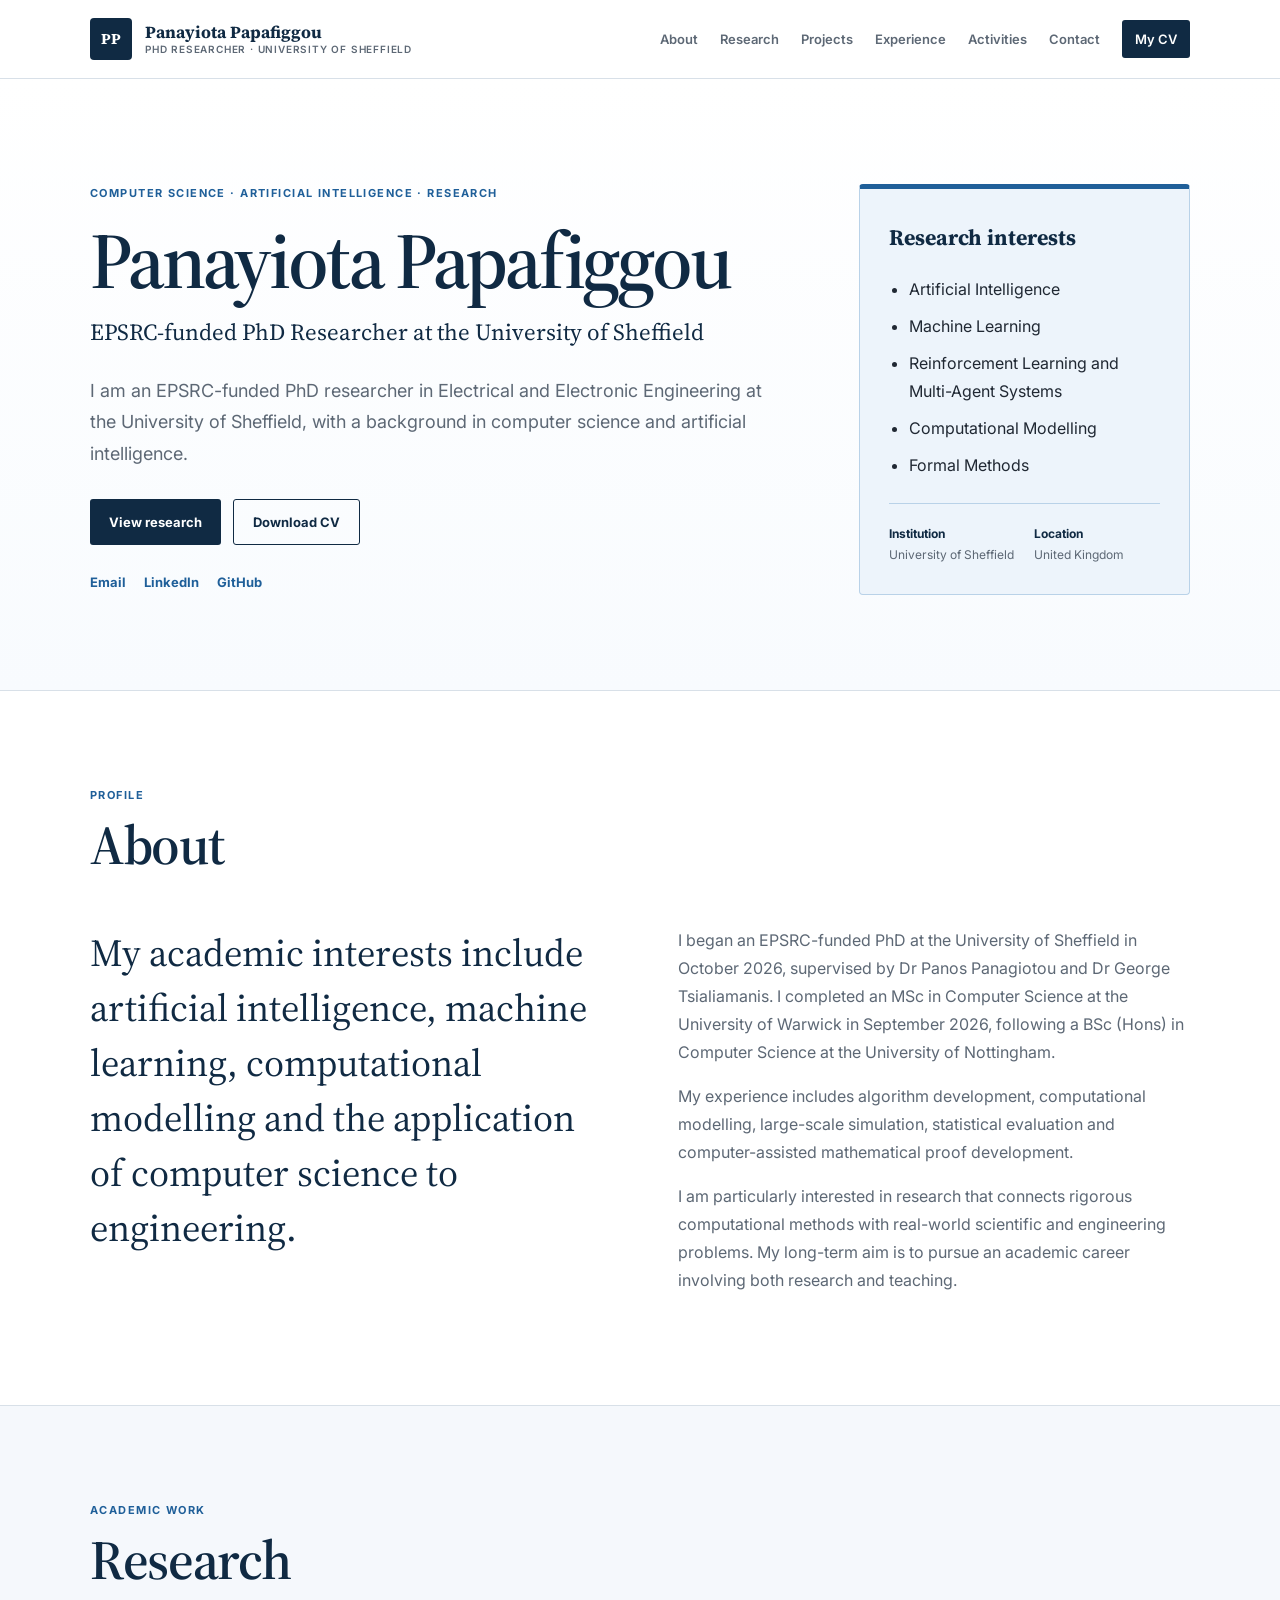
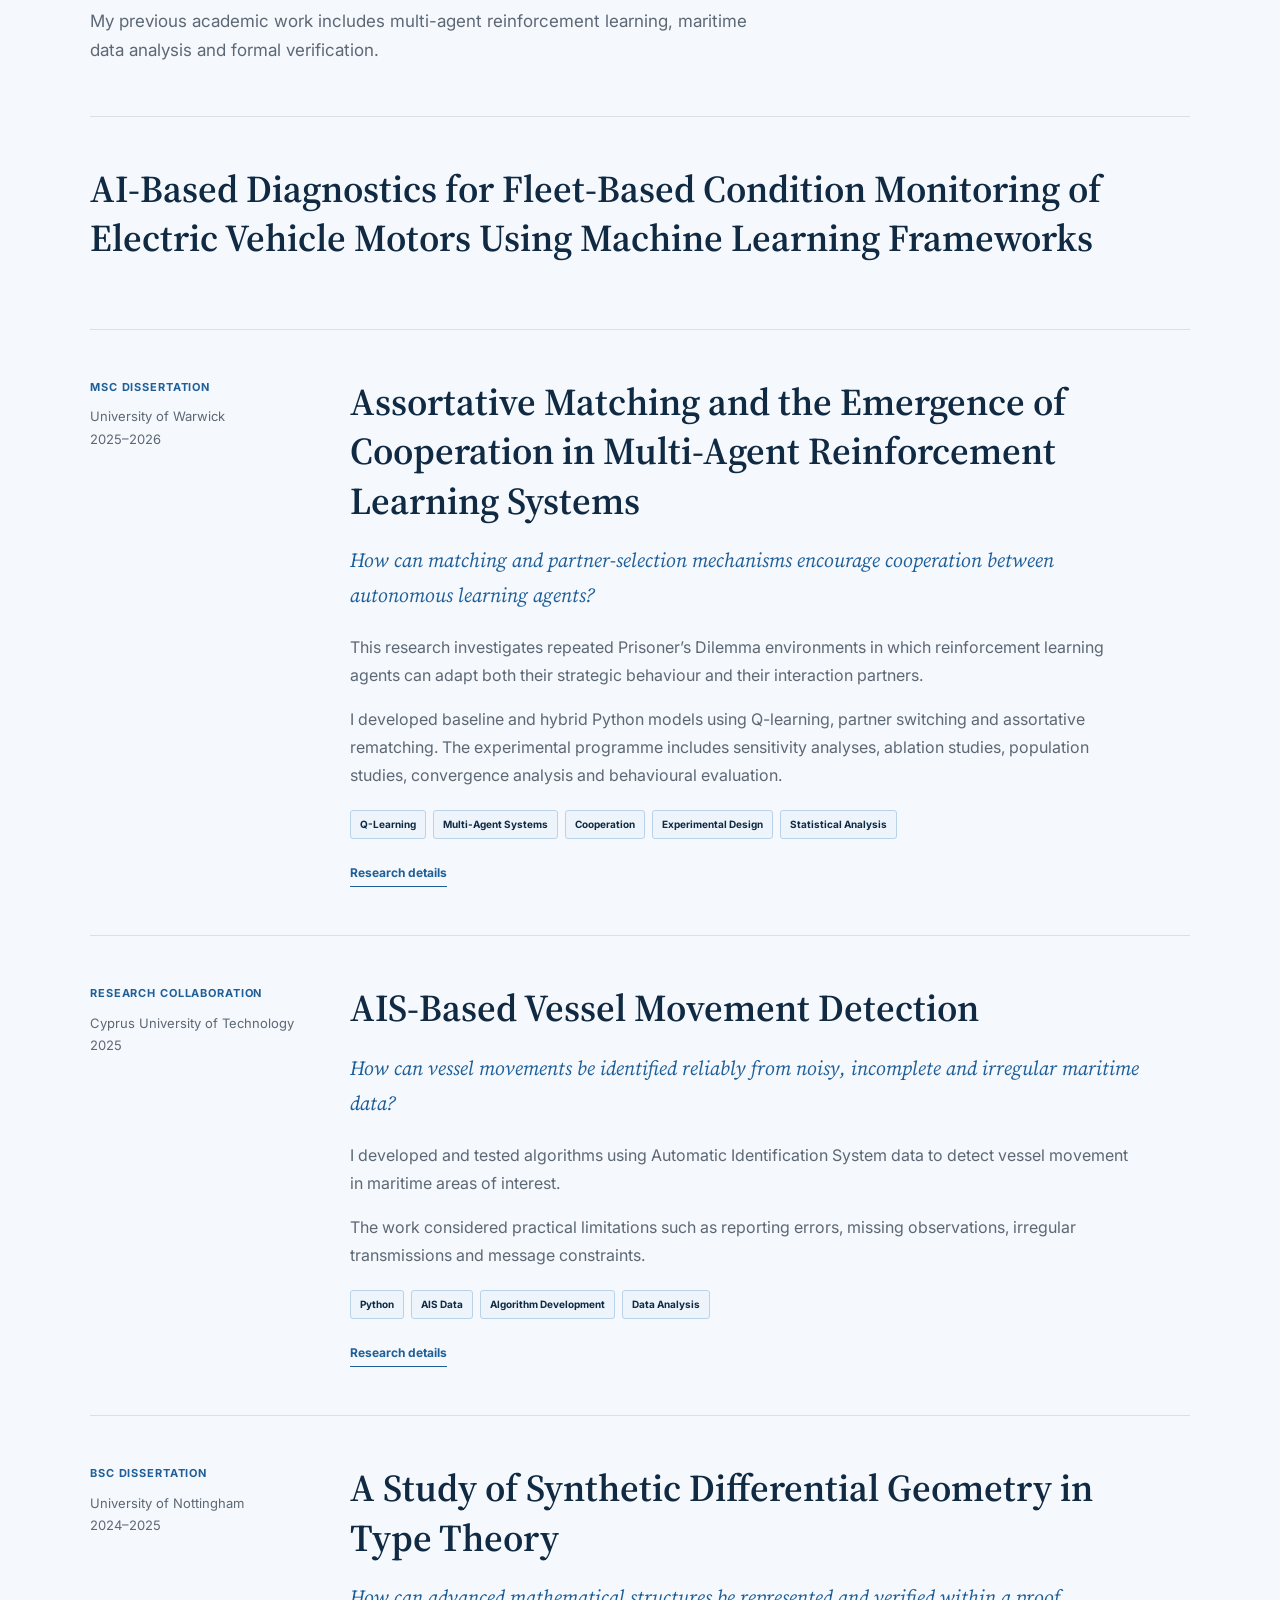
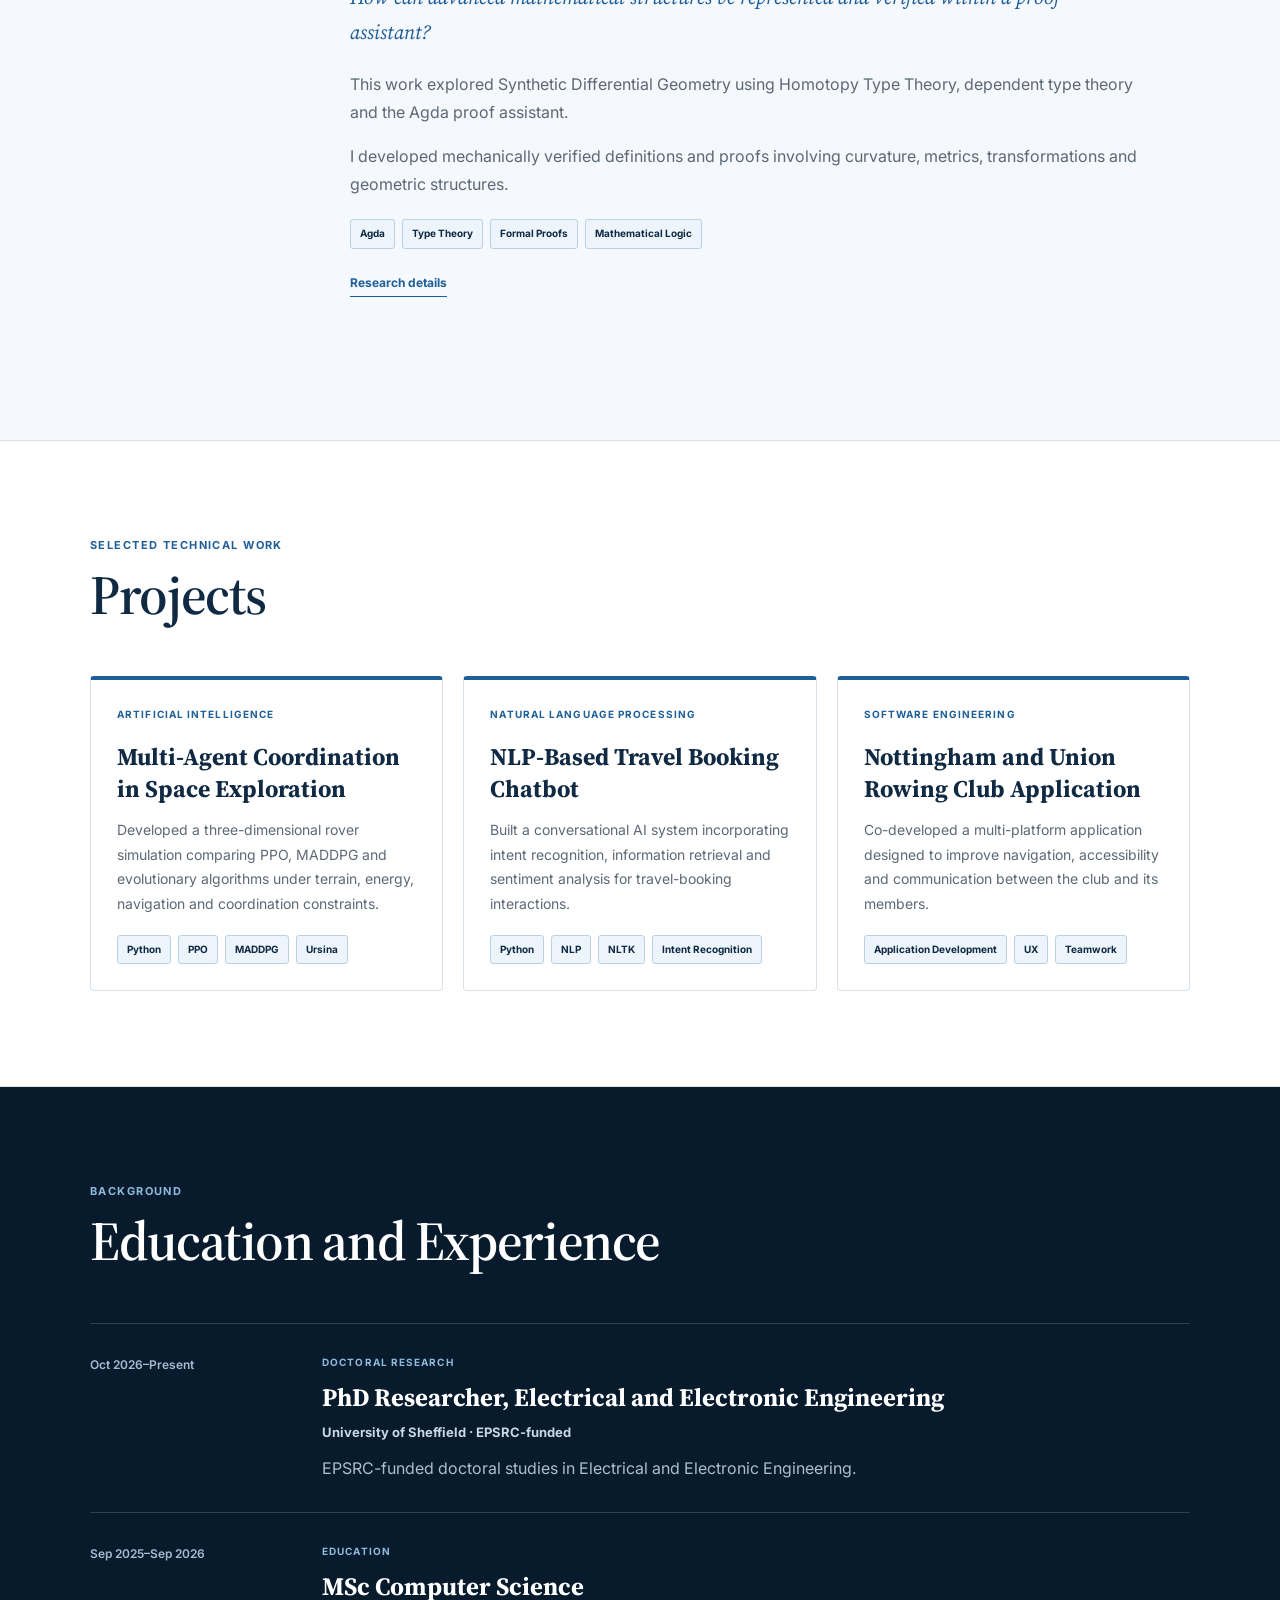
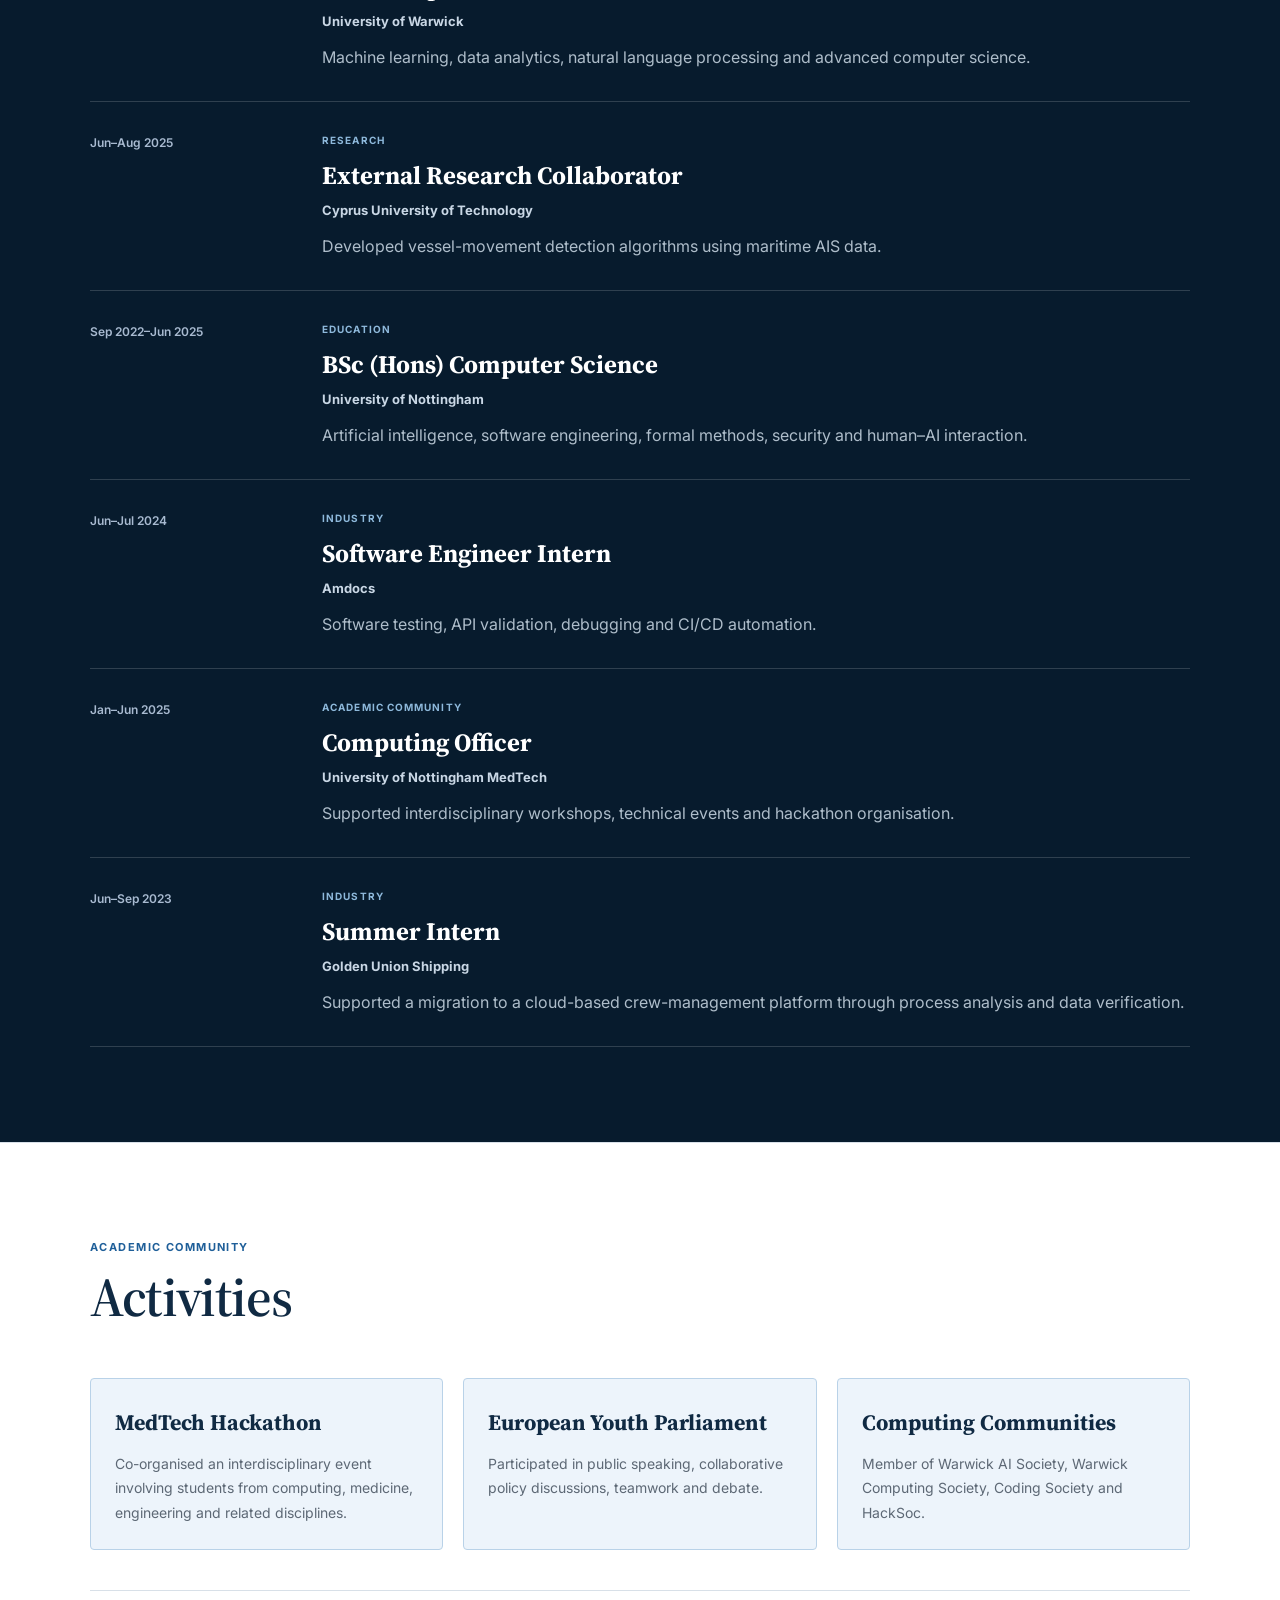
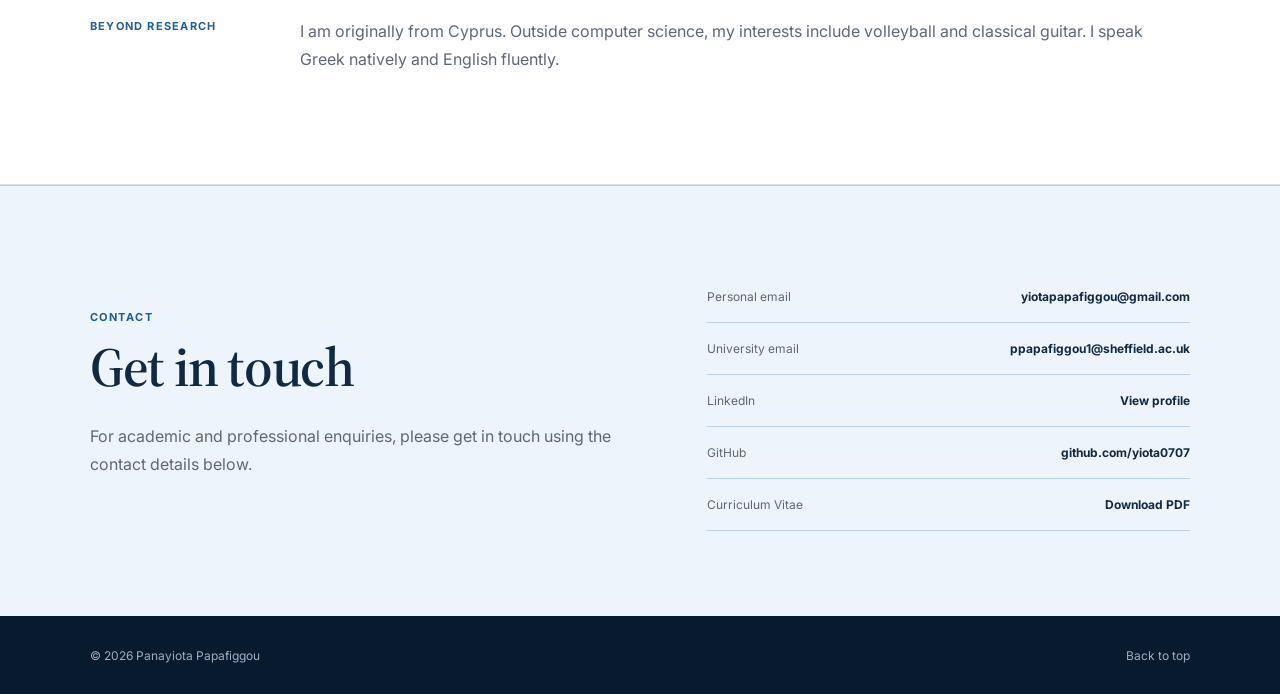
<file: index.html>
<!DOCTYPE html>
<html lang="en">

<head>
    <meta charset="UTF-8">

    <meta
        name="viewport"
        content="width=device-width, initial-scale=1.0"
    >

    <meta
        name="description"
        content="Academic website of Panayiota Papafiggou, EPSRC-funded PhD researcher at the University of Sheffield."
    >

    <meta
        name="keywords"
        content="Panayiota Papafiggou, artificial intelligence, machine learning, reinforcement learning, multi-agent systems, computer science, academic research"
    >

    <meta name="author" content="Panayiota Papafiggou">

    <title>
        Panayiota Papafiggou | PhD Researcher, University of Sheffield
    </title>

    <link rel="preconnect" href="https://fonts.googleapis.com">

    <link
        rel="preconnect"
        href="https://fonts.gstatic.com"
        crossorigin
    >

    <link
        href="https://fonts.googleapis.com/css2?family=Inter:wght@400;500;600;700&family=Source+Serif+4:opsz,wght@8..60,500;8..60,600;8..60,700&display=swap"
        rel="stylesheet"
    >

    <link rel="stylesheet" href="style.css">
</head>

<body>

 

    <header class="site-header">

        <div class="header-inner">

            <a class="site-identity" href="#home">

                <span class="identity-mark">
                    PP
                </span>

                <span class="identity-text">

                    <strong>
                        Panayiota Papafiggou
                    </strong>

                    <small>
                        PhD Researcher · University of Sheffield
                    </small>

                </span>

            </a>

            <button
                class="menu-button"
                id="menuButton"
                aria-label="Open navigation menu"
                aria-expanded="false"
            >

                <span></span>
                <span></span>
                <span></span>

            </button>

            <nav
                class="main-navigation"
                id="mainNavigation"
            >

                <a href="#about">
                    About
                </a>

                <a href="#research">
                    Research
                </a>

                <a href="#projects">
                    Projects
                </a>

                <a href="#experience">
                    Experience
                </a>

                <a href="#activities">
                    Activities
                </a>

                <a href="#contact">
                    Contact
                </a>

                <a
                    class="nav-cv"
                    href="cv.pdf"
                    target="_blank"
                    rel="noopener noreferrer"
                >
                    My CV 
                </a>

            </nav>

        </div>

    </header>

    <main>

  
        <section
            id="home"
            class="hero-section"
        >

            <div class="page-width hero-layout">

                <div class="hero-content reveal">

                    <p class="eyebrow">
                        Computer Science · Artificial Intelligence · Research
                    </p>

                    <h1>
                        Panayiota Papafiggou
                    </h1>

                    <p class="hero-role">
                        EPSRC-funded PhD Researcher
                        at the University of Sheffield
                    </p>

                    <p class="hero-summary">
                        I am an EPSRC-funded PhD researcher in Electrical and Electronic Engineering at the University of Sheffield, with a background in computer science and artificial intelligence.
                    </p>

                    <div class="hero-links">

                        <a
                            class="button button-primary"
                            href="#research"
                        >
                            View research
                        </a>

                        <a
                            class="button button-secondary"
                            href="cv.pdf"
                            target="_blank"
                            rel="noopener noreferrer"
                        >
                            Download CV
                        </a>

                    </div>

                    <div class="text-links">

                        <a href="mailto:ppapafiggou1@sheffield.ac.uk">
                            Email
                        </a>

                        <a
                            href="https://www.linkedin.com/in/panayiota-papafiggou-88b97b300"
                            target="_blank"
                            rel="noopener noreferrer"
                        >
                            LinkedIn
                        </a>

                        <a
                            href="https://github.com/yiota0707"
                            target="_blank"
                            rel="noopener noreferrer"
                        >
                            GitHub
                        </a>

                    </div>

                </div>

                <aside class="hero-panel reveal">

                    <p class="panel-heading">
                        Research interests
                    </p>

                    <ul class="research-interest-list">

                        <li>Artificial Intelligence</li>
                        <li>Machine Learning</li>
                        <li>Reinforcement Learning and Multi-Agent Systems</li>
                        <li>Computational Modelling</li>
                        <li>Formal Methods</li>

                    </ul>

                    <div class="panel-information">

                        <p>
                            <strong>Institution</strong>
                            University of Sheffield
                        </p>

                        <p>
                            <strong>Location</strong>
                            United Kingdom
                        </p>

                    </div>

                </aside>

            </div>

        </section>

      
        <section
            id="about"
            class="content-section"
        >

            <div class="page-width">

                <header class="section-heading reveal">

                    <p class="section-label">
                        Profile
                    </p>

                    <h2>
                        About
                    </h2>

                </header>

                <div class="about-layout">

                    <div class="about-introduction reveal">

                        <p>
                            My academic interests include artificial intelligence, machine learning, computational modelling and the application of computer science to engineering.
                        </p>

                    </div>

                    <div class="about-details reveal">

                        <p>
                            I began an EPSRC-funded PhD at the University of
                            Sheffield in October 2026, supervised by
                            Dr Panos Panagiotou and Dr George Tsialiamanis.
                            I completed an MSc in Computer Science at the
                            University of Warwick in September 2026, following
                            a BSc (Hons) in Computer Science at the
                            University of Nottingham.
                        </p>

                        <p>
                            My experience includes algorithm development,
                            computational modelling, large-scale simulation,
                            statistical evaluation and computer-assisted
                            mathematical proof development.
                        </p>

                        <p>
                            I am particularly interested in research that
                            connects rigorous computational methods with
                            real-world scientific and engineering problems.
                            My long-term aim is to pursue an academic career
                            involving both research and teaching.
                        </p>

                    </div>

                </div>



            </div>

        </section>

      
        <section
            id="research"
            class="content-section section-tinted"
        >

            <div class="page-width">

                <header class="section-heading reveal">

                    <p class="section-label">
                        Academic work
                    </p>

                    <h2>
                        Research
                    </h2>

                    <p class="section-description">
                        My previous academic work includes multi-agent reinforcement learning,
                        maritime data analysis and formal verification.
                    </p>

                </header>

                <article class="research-entry research-entry-title-only reveal" style="display:block;width:100%;">
                    <div class="research-entry-content" style="width:100%;max-width:none;">
                        <h3 style="max-width:100%;width:100%;overflow-wrap:normal;">AI-Based Diagnostics for Fleet-Based Condition Monitoring of Electric Vehicle Motors Using Machine Learning Frameworks</h3>
                    </div>
                </article>

                <article class="research-entry reveal">

                    <div class="research-entry-meta">

                        <p>
                            MSc Dissertation
                        </p>

                        <span>
                            University of Warwick
                        </span>

                        <span>
                            2025–2026
                        </span>

                    </div>

                    <div class="research-entry-content">

                        <h3>
                            Assortative Matching and the Emergence of
                            Cooperation in Multi-Agent Reinforcement Learning
                            Systems
                        </h3>

                        <p class="research-question">
                            How can matching and partner-selection mechanisms
                            encourage cooperation between autonomous learning
                            agents?
                        </p>

                        <p>
                            This research investigates repeated Prisoner’s
                            Dilemma environments in which reinforcement
                            learning agents can adapt both their strategic
                            behaviour and their interaction partners.
                        </p>

                        <p>
                            I developed baseline and hybrid Python models using
                            Q-learning, partner switching and assortative
                            rematching. The experimental programme includes
                            sensitivity analyses, ablation studies, population
                            studies, convergence analysis and behavioural
                            evaluation.
                        </p>

                        <div class="keyword-list">

                            <span>
                                Q-Learning
                            </span>

                            <span>
                                Multi-Agent Systems
                            </span>

                            <span>
                                Cooperation
                            </span>

                            <span>
                                Experimental Design
                            </span>

                            <span>
                                Statistical Analysis
                            </span>

                        </div>

                        <button
                            class="details-button"
                            data-dialog="dissertationDialog"
                        >
                            Research details
                        </button>

                    </div>

                </article>

                

                <article class="research-entry reveal">

                    <div class="research-entry-meta">

                        <p>
                            Research Collaboration
                        </p>

                        <span>
                            Cyprus University of Technology
                        </span>

                        <span>
                            2025
                        </span>

                    </div>

                    <div class="research-entry-content">

                        <h3>
                            AIS-Based Vessel Movement Detection
                        </h3>

                        <p class="research-question">
                            How can vessel movements be identified reliably
                            from noisy, incomplete and irregular maritime data?
                        </p>

                        <p>
                            I developed and tested algorithms using Automatic
                            Identification System data to detect vessel
                            movement in maritime areas of interest.
                        </p>

                        <p>
                            The work considered practical limitations such as
                            reporting errors, missing observations, irregular
                            transmissions and message constraints.
                        </p>

                        <div class="keyword-list">

                            <span>
                                Python
                            </span>

                            <span>
                                AIS Data
                            </span>

                            <span>
                                Algorithm Development
                            </span>

                            <span>
                                Data Analysis
                            </span>

                        </div>

                        <button
                            class="details-button"
                            data-dialog="aisDialog"
                        >
                            Research details
                        </button>

                    </div>

                </article>

                

                <article class="research-entry reveal">

                    <div class="research-entry-meta">

                        <p>
                            BSc Dissertation
                        </p>

                        <span>
                            University of Nottingham
                        </span>

                        <span>
                            2024–2025
                        </span>

                    </div>

                    <div class="research-entry-content">

                        <h3>
                            A Study of Synthetic Differential Geometry
                            in Type Theory
                        </h3>

                        <p class="research-question">
                            How can advanced mathematical structures be
                            represented and verified within a proof assistant?
                        </p>

                        <p>
                            This work explored Synthetic Differential Geometry
                            using Homotopy Type Theory, dependent type theory
                            and the Agda proof assistant.
                        </p>

                        <p>
                            I developed mechanically verified definitions and
                            proofs involving curvature, metrics,
                            transformations and geometric structures.
                        </p>

                        <div class="keyword-list">

                            <span>
                                Agda
                            </span>

                            <span>
                                Type Theory
                            </span>

                            <span>
                                Formal Proofs
                            </span>

                            <span>
                                Mathematical Logic
                            </span>

                        </div>

                        <button
                            class="details-button"
                            data-dialog="formalDialog"
                        >
                            Research details
                        </button>

                    </div>

                </article>

            </div>

        </section>

     
        <section
            id="projects"
            class="content-section"
        >

            <div class="page-width">

                <header class="section-heading reveal">

                    <p class="section-label">
                        Selected technical work
                    </p>

                    <h2>
                        Projects
                    </h2>

                </header>

                <div class="project-grid">

                    <article class="project-box reveal">

                        <p class="project-category">
                            Artificial Intelligence
                        </p>

                        <h3>
                            Multi-Agent Coordination in Space Exploration
                        </h3>

                        <p>
                            Developed a three-dimensional rover simulation
                            comparing PPO, MADDPG and evolutionary algorithms
                            under terrain, energy, navigation and coordination
                            constraints.
                        </p>

                        <div class="keyword-list">

                            <span>
                                Python
                            </span>

                            <span>
                                PPO
                            </span>

                            <span>
                                MADDPG
                            </span>

                            <span>
                                Ursina
                            </span>

                        </div>

                    </article>

                    <article class="project-box reveal">

                        <p class="project-category">
                            Natural Language Processing
                        </p>

                        <h3>
                            NLP-Based Travel Booking Chatbot
                        </h3>

                        <p>
                            Built a conversational AI system incorporating
                            intent recognition, information retrieval and
                            sentiment analysis for travel-booking interactions.
                        </p>

                        <div class="keyword-list">

                            <span>
                                Python
                            </span>

                            <span>
                                NLP
                            </span>

                            <span>
                                NLTK
                            </span>

                            <span>
                                Intent Recognition
                            </span>

                        </div>

                    </article>

                    <article class="project-box reveal">

                        <p class="project-category">
                            Software Engineering
                        </p>

                        <h3>
                            Nottingham and Union Rowing Club Application
                        </h3>

                        <p>
                            Co-developed a multi-platform application designed
                            to improve navigation, accessibility and
                            communication between the club and its members.
                        </p>

                        <div class="keyword-list">

                            <span>
                                Application Development
                            </span>

                            <span>
                                UX
                            </span>

                            <span>
                                Teamwork
                            </span>

                        </div>

                    </article>

                </div>

            </div>

        </section>

       
        <section
            id="experience"
            class="content-section section-navy"
        >

            <div class="page-width">

                <header class="section-heading heading-light reveal">

                    <p class="section-label">
                        Background
                    </p>

                    <h2>
                        Education and Experience
                    </h2>

                </header>

                <div class="experience-list">

                    <article class="experience-entry reveal">
                        <p class="experience-date">Oct 2026–Present</p>
                        <div><p class="experience-type">Doctoral Research</p>
                        <h3>PhD Researcher, Electrical and Electronic Engineering</h3>
                        <h4>University of Sheffield · EPSRC-funded</h4>
                        <p>EPSRC-funded doctoral studies in Electrical and Electronic Engineering.</p></div>
                    </article>

                    <article class="experience-entry reveal">

                        <p class="experience-date">
                            Sep 2025–Sep 2026
                        </p>

                        <div>

                            <p class="experience-type">
                                Education
                            </p>

                            <h3>
                                MSc Computer Science
                            </h3>

                            <h4>
                                University of Warwick
                            </h4>

                            <p>
                                Machine learning, data analytics,
                                natural language processing and advanced
                                computer science.
                            </p>

                        </div>

                    </article>

                    <article class="experience-entry reveal">

                        <p class="experience-date">
                            Jun–Aug 2025
                        </p>

                        <div>

                            <p class="experience-type">
                                Research
                            </p>

                            <h3>
                                External Research Collaborator
                            </h3>

                            <h4>
                                Cyprus University of Technology
                            </h4>

                            <p>
                                Developed vessel-movement detection algorithms
                                using maritime AIS data.
                            </p>

                        </div>

                    </article>

                    <article class="experience-entry reveal">

                        <p class="experience-date">
                            Sep 2022–Jun 2025
                        </p>

                        <div>

                            <p class="experience-type">
                                Education
                            </p>

                            <h3>
                                BSc (Hons) Computer Science
                            </h3>

                            <h4>
                                University of Nottingham
                            </h4>

                            <p>
                                Artificial intelligence, software engineering,
                                formal methods, security and human–AI
                                interaction.
                            </p>

                        </div>

                    </article>

                    <article class="experience-entry reveal">

                        <p class="experience-date">
                            Jun–Jul 2024
                        </p>

                        <div>

                            <p class="experience-type">
                                Industry
                            </p>

                            <h3>
                                Software Engineer Intern
                            </h3>

                            <h4>
                                Amdocs
                            </h4>

                            <p>
                                Software testing, API validation, debugging
                                and CI/CD automation.
                            </p>

                        </div>

                    </article>

                    <article class="experience-entry reveal">

                        <p class="experience-date">
                            Jan–Jun 2025
                        </p>

                        <div>

                            <p class="experience-type">
                                Academic Community
                            </p>

                            <h3>
                                Computing Officer
                            </h3>

                            <h4>
                                University of Nottingham MedTech
                            </h4>

                            <p>
                                Supported interdisciplinary workshops,
                                technical events and hackathon organisation.
                            </p>

                        </div>

                    </article>

                    <article class="experience-entry reveal">

                        <p class="experience-date">
                            Jun–Sep 2023
                        </p>

                        <div>

                            <p class="experience-type">
                                Industry
                            </p>

                            <h3>
                                Summer Intern
                            </h3>

                            <h4>
                                Golden Union Shipping
                            </h4>

                            <p>
                                Supported a migration to a cloud-based
                                crew-management platform through process
                                analysis and data verification.
                            </p>

                        </div>

                    </article>

                </div>

            </div>

        </section>

        
        <section
            id="activities"
            class="content-section"
        >

            <div class="page-width">

                <header class="section-heading reveal">

                    <p class="section-label">
                        Academic community
                    </p>

                    <h2>
                        Activities
                    </h2>

                </header>

                <div class="activity-grid">

                    <article class="activity-box reveal">

                        <h3>
                            MedTech Hackathon
                        </h3>

                        <p>
                            Co-organised an interdisciplinary event involving
                            students from computing, medicine, engineering
                            and related disciplines.
                        </p>

                    </article>

                    <article class="activity-box reveal">

                        <h3>
                            European Youth Parliament
                        </h3>

                        <p>
                            Participated in public speaking, collaborative
                            policy discussions, teamwork and debate.
                        </p>

                    </article>

                    <article class="activity-box reveal">

                        <h3>
                            Computing Communities
                        </h3>

                        <p>
                            Member of Warwick AI Society, Warwick Computing
                            Society, Coding Society and HackSoc.
                        </p>

                    </article>

                </div>

                <div class="personal-note reveal">

                    <p class="personal-label">
                        Beyond research
                    </p>

                    <p>
                        I am originally from Cyprus. Outside computer science,
                        my interests include volleyball and classical guitar.
                        I speak Greek natively and English fluently.
                    </p>

                </div>

            </div>

        </section>


        <section
            id="contact"
            class="contact-section"
        >

            <div class="page-width contact-layout">

                <div class="reveal">

                    <p class="section-label contact-label">
                        Contact
                    </p>

                    <h2>
                        Get in touch
                    </h2>

                    <p>
                        For academic and professional enquiries, please get in touch using the contact details below.
                    </p>

                </div>

                <div class="contact-details reveal">

                    <a href="mailto:yiotapapafiggou@gmail.com">
                        <span>Personal email</span>
                        <strong>yiotapapafiggou@gmail.com</strong>
                    </a>

                    <a href="mailto:ppapafiggou1@sheffield.ac.uk">

                        <span>
                            University email
                        </span>

                        <strong>
                            ppapafiggou1@sheffield.ac.uk
                        </strong>

                    </a>

                    <a
                        href="https://www.linkedin.com/in/panayiota-papafiggou-88b97b300"
                        target="_blank"
                        rel="noopener noreferrer"
                    >

                        <span>
                            LinkedIn
                        </span>

                        <strong>
                            View profile
                        </strong>

                    </a>

                    <a
                        href="https://github.com/yiota0707"
                        target="_blank"
                        rel="noopener noreferrer"
                    >

                        <span>
                            GitHub
                        </span>

                        <strong>
                            github.com/yiota0707
                        </strong>

                    </a>

                    <a
                        href="cv.pdf"
                        target="_blank"
                        rel="noopener noreferrer"
                    >

                        <span>
                            Curriculum Vitae
                        </span>

                        <strong>
                            Download PDF
                        </strong>

                    </a>

                </div>

            </div>

        </section>

    </main>

    
    <footer class="site-footer">

        <div class="page-width footer-inner">

            <p>
                © <span id="currentYear"></span>
                Panayiota Papafiggou
            </p>

            <a href="#home">
                Back to top
            </a>

        </div>

    </footer>

   
    <dialog
        class="research-dialog"
        id="dissertationDialog"
    >

        <button
            class="dialog-close"
            aria-label="Close dialog"
        >
            ×
        </button>

        <p class="dialog-label">
            MSc Dissertation
        </p>

        <h2>
            Assortative Matching and the Emergence of Cooperation
            in Multi-Agent Reinforcement Learning Systems
        </h2>

        <p>
            This project investigates how matching and partner-selection
            mechanisms influence cooperation between reinforcement learning
            agents in repeated Prisoner’s Dilemma environments.
        </p>

        <p>
            The work includes baseline and hybrid models, sensitivity
            analyses, ablation studies, convergence evaluation,
            population-size experiments and behavioural analysis.
        </p>

        <div class="keyword-list">

            <span>
                Python
            </span>

            <span>
                Q-Learning
            </span>

            <span>
                Multi-Agent Systems
            </span>

            <span>
                Statistical Analysis
            </span>

        </div>

    </dialog>

    <dialog
        class="research-dialog"
        id="aisDialog"
    >

        <button
            class="dialog-close"
            aria-label="Close dialog"
        >
            ×
        </button>

        <p class="dialog-label">
            Research Collaboration
        </p>

        <h2>
            AIS-Based Vessel Movement Detection
        </h2>

        <p>
            This project focused on implementing and evaluating algorithms
            for detecting vessel movement within defined maritime areas.
        </p>

        <p>
            The work considered noisy observations, irregular transmissions,
            reporting errors, missing messages and other practical
            limitations of AIS data.
        </p>

        <p>
            The research was conducted at the Cyprus University of Technology
            under the supervision of Associate Professor Herodotos Herodotou.
        </p>

    </dialog>

    <dialog
        class="research-dialog"
        id="formalDialog"
    >

        <button
            class="dialog-close"
            aria-label="Close dialog"
        >
            ×
        </button>

        <p class="dialog-label">
            BSc Dissertation
        </p>

        <h2>
            A Study of Synthetic Differential Geometry
            in Type Theory
        </h2>

        <p>
            This dissertation investigated the formalisation of Synthetic
            Differential Geometry using Homotopy Type Theory, dependent
            type theory and the Agda proof assistant.
        </p>

        <p>
            The project included mechanically checked definitions and
            proofs involving curvature, metrics, transformations and
            geometric structures.
        </p>

    </dialog>

    <script src="script.js"></script>

</body>

</html>
</file>
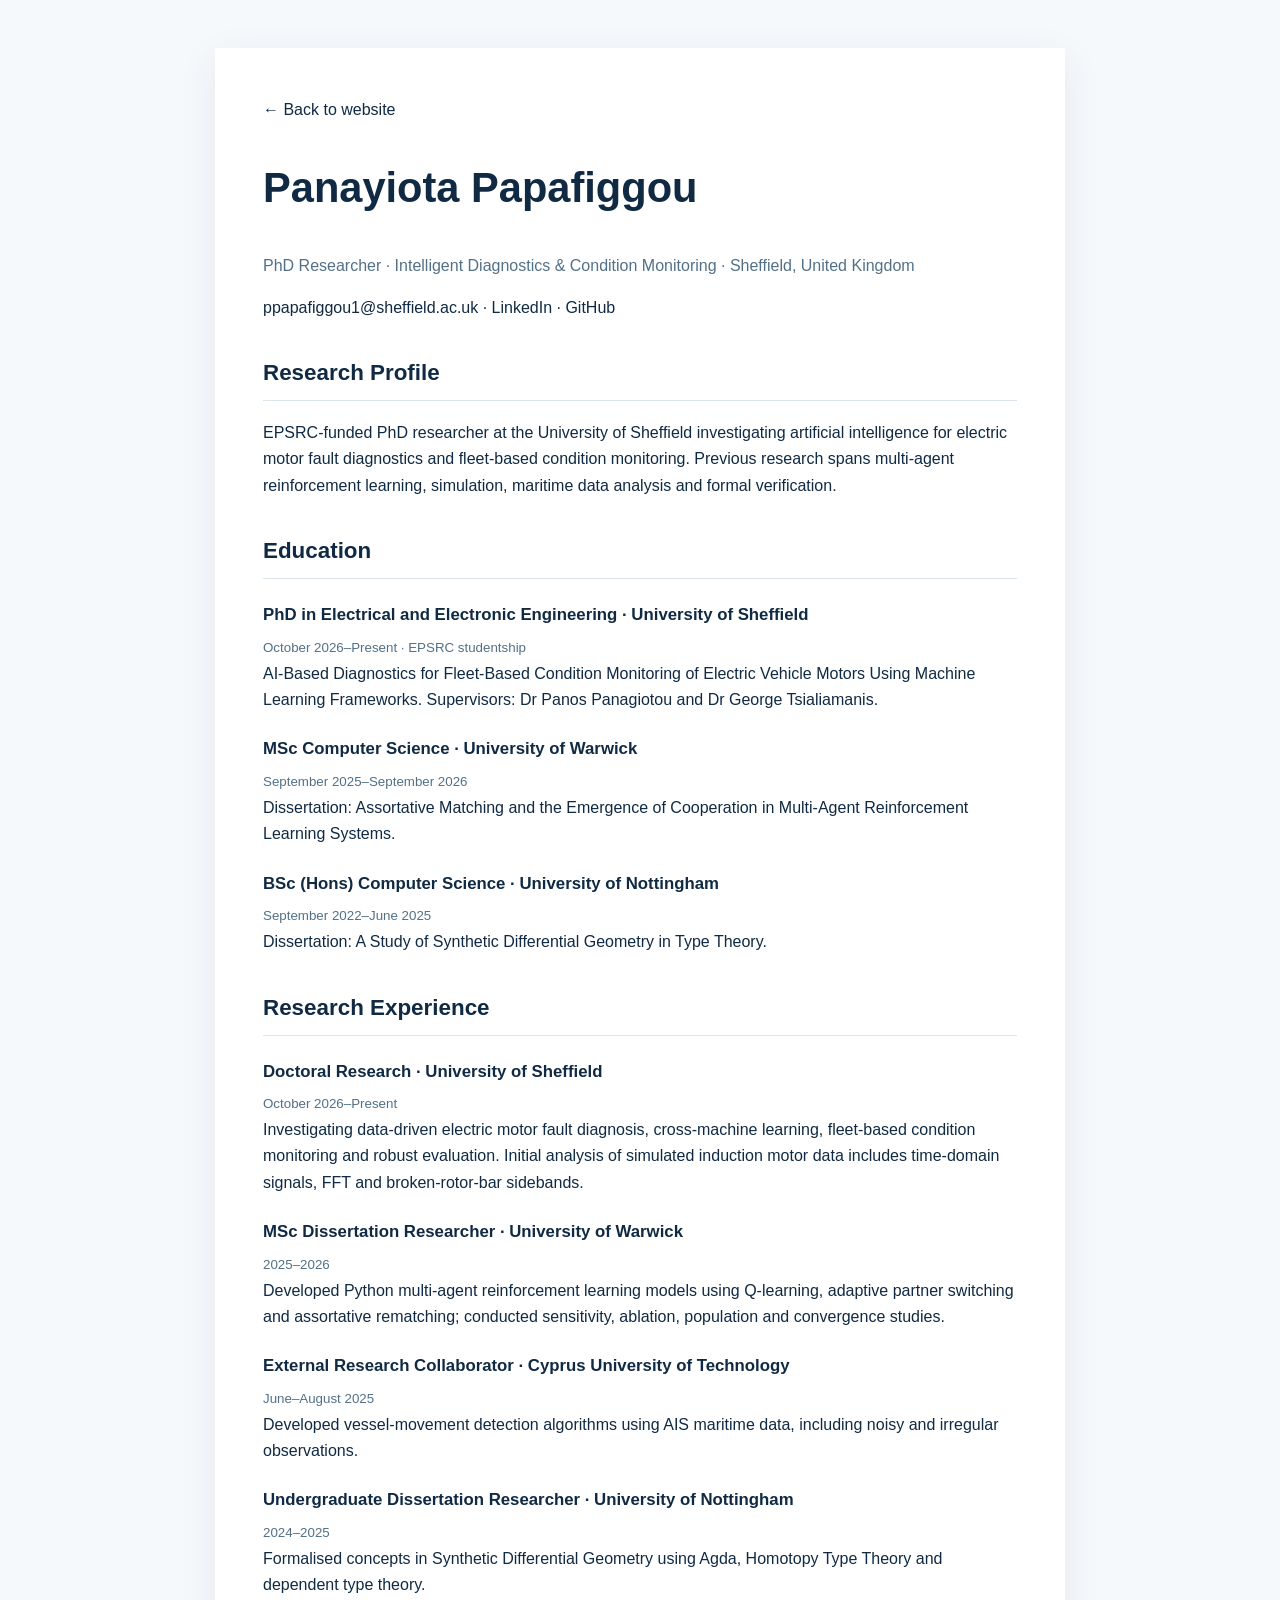
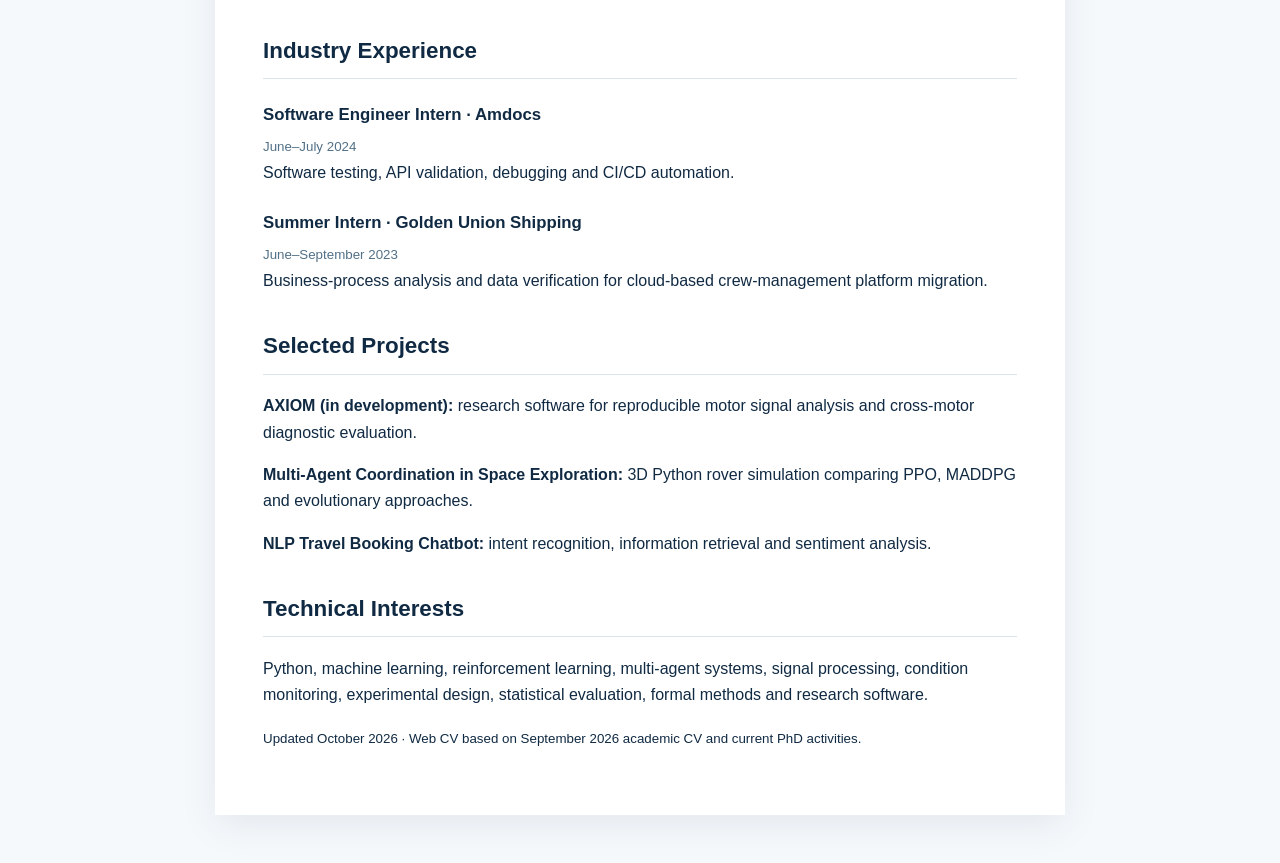
<file: cv.html>
<!doctype html><html lang="en"><head><meta charset="utf-8"><meta name="viewport" content="width=device-width,initial-scale=1"><meta name="description" content="Academic CV of Panayiota Papafiggou, PhD researcher at the University of Sheffield"><title>Curriculum Vitae | Panayiota Papafiggou</title><link rel="stylesheet" href="style.css"><style>body{background:#f6f9fc;color:#102a43}.cv-page{max-width:850px;margin:3rem auto;padding:3rem;background:white;box-shadow:0 10px 36px #102a4314}.cv-page h1{font-size:2.6rem}.cv-page h2{font-size:1.4rem;border-bottom:1px solid #d9e4ed;padding-bottom:.5rem;margin-top:2rem}.cv-page h3{font-size:1.05rem;margin-bottom:.2rem}.cv-page p,.cv-page li{line-height:1.65}.cv-meta{color:#527087}.cv-entry{margin:1.3rem 0}.cv-entry small{color:#527087}@media(max-width:700px){.cv-page{margin:0;padding:1.5rem}}@media print{.cv-page{box-shadow:none;margin:0;padding:0}nav{display:none}}</style></head><body><main class="cv-page"><nav><a href="index.html">← Back to website</a></nav><h1>Panayiota Papafiggou</h1><p class="cv-meta">PhD Researcher · Intelligent Diagnostics &amp; Condition Monitoring · Sheffield, United Kingdom</p><p><a href="mailto:ppapafiggou1@sheffield.ac.uk">ppapafiggou1@sheffield.ac.uk</a> · <a href="https://www.linkedin.com/in/panayiota-papafiggou-88b97b300">LinkedIn</a> · <a href="https://github.com/yiota0707">GitHub</a></p><h2>Research Profile</h2><p>EPSRC-funded PhD researcher at the University of Sheffield investigating artificial intelligence for electric motor fault diagnostics and fleet-based condition monitoring. Previous research spans multi-agent reinforcement learning, simulation, maritime data analysis and formal verification.</p><h2>Education</h2><div class="cv-entry"><h3>PhD in Electrical and Electronic Engineering · University of Sheffield</h3><small>October 2026–Present · EPSRC studentship</small><p>AI-Based Diagnostics for Fleet-Based Condition Monitoring of Electric Vehicle Motors Using Machine Learning Frameworks. Supervisors: Dr Panos Panagiotou and Dr George Tsialiamanis.</p></div><div class="cv-entry"><h3>MSc Computer Science · University of Warwick</h3><small>September 2025–September 2026</small><p>Dissertation: Assortative Matching and the Emergence of Cooperation in Multi-Agent Reinforcement Learning Systems.</p></div><div class="cv-entry"><h3>BSc (Hons) Computer Science · University of Nottingham</h3><small>September 2022–June 2025</small><p>Dissertation: A Study of Synthetic Differential Geometry in Type Theory.</p></div><h2>Research Experience</h2><div class="cv-entry"><h3>Doctoral Research · University of Sheffield</h3><small>October 2026–Present</small><p>Investigating data-driven electric motor fault diagnosis, cross-machine learning, fleet-based condition monitoring and robust evaluation. Initial analysis of simulated induction motor data includes time-domain signals, FFT and broken-rotor-bar sidebands.</p></div><div class="cv-entry"><h3>MSc Dissertation Researcher · University of Warwick</h3><small>2025–2026</small><p>Developed Python multi-agent reinforcement learning models using Q-learning, adaptive partner switching and assortative rematching; conducted sensitivity, ablation, population and convergence studies.</p></div><div class="cv-entry"><h3>External Research Collaborator · Cyprus University of Technology</h3><small>June–August 2025</small><p>Developed vessel-movement detection algorithms using AIS maritime data, including noisy and irregular observations.</p></div><div class="cv-entry"><h3>Undergraduate Dissertation Researcher · University of Nottingham</h3><small>2024–2025</small><p>Formalised concepts in Synthetic Differential Geometry using Agda, Homotopy Type Theory and dependent type theory.</p></div><h2>Industry Experience</h2><div class="cv-entry"><h3>Software Engineer Intern · Amdocs</h3><small>June–July 2024</small><p>Software testing, API validation, debugging and CI/CD automation.</p></div><div class="cv-entry"><h3>Summer Intern · Golden Union Shipping</h3><small>June–September 2023</small><p>Business-process analysis and data verification for cloud-based crew-management platform migration.</p></div><h2>Selected Projects</h2><p><strong>AXIOM (in development):</strong> research software for reproducible motor signal analysis and cross-motor diagnostic evaluation.</p><p><strong>Multi-Agent Coordination in Space Exploration:</strong> 3D Python rover simulation comparing PPO, MADDPG and evolutionary approaches.</p><p><strong>NLP Travel Booking Chatbot:</strong> intent recognition, information retrieval and sentiment analysis.</p><h2>Technical Interests</h2><p>Python, machine learning, reinforcement learning, multi-agent systems, signal processing, condition monitoring, experimental design, statistical evaluation, formal methods and research software.</p><p><small>Updated October 2026 · Web CV based on September 2026 academic CV and current PhD activities.</small></p></main></body></html>
</file>
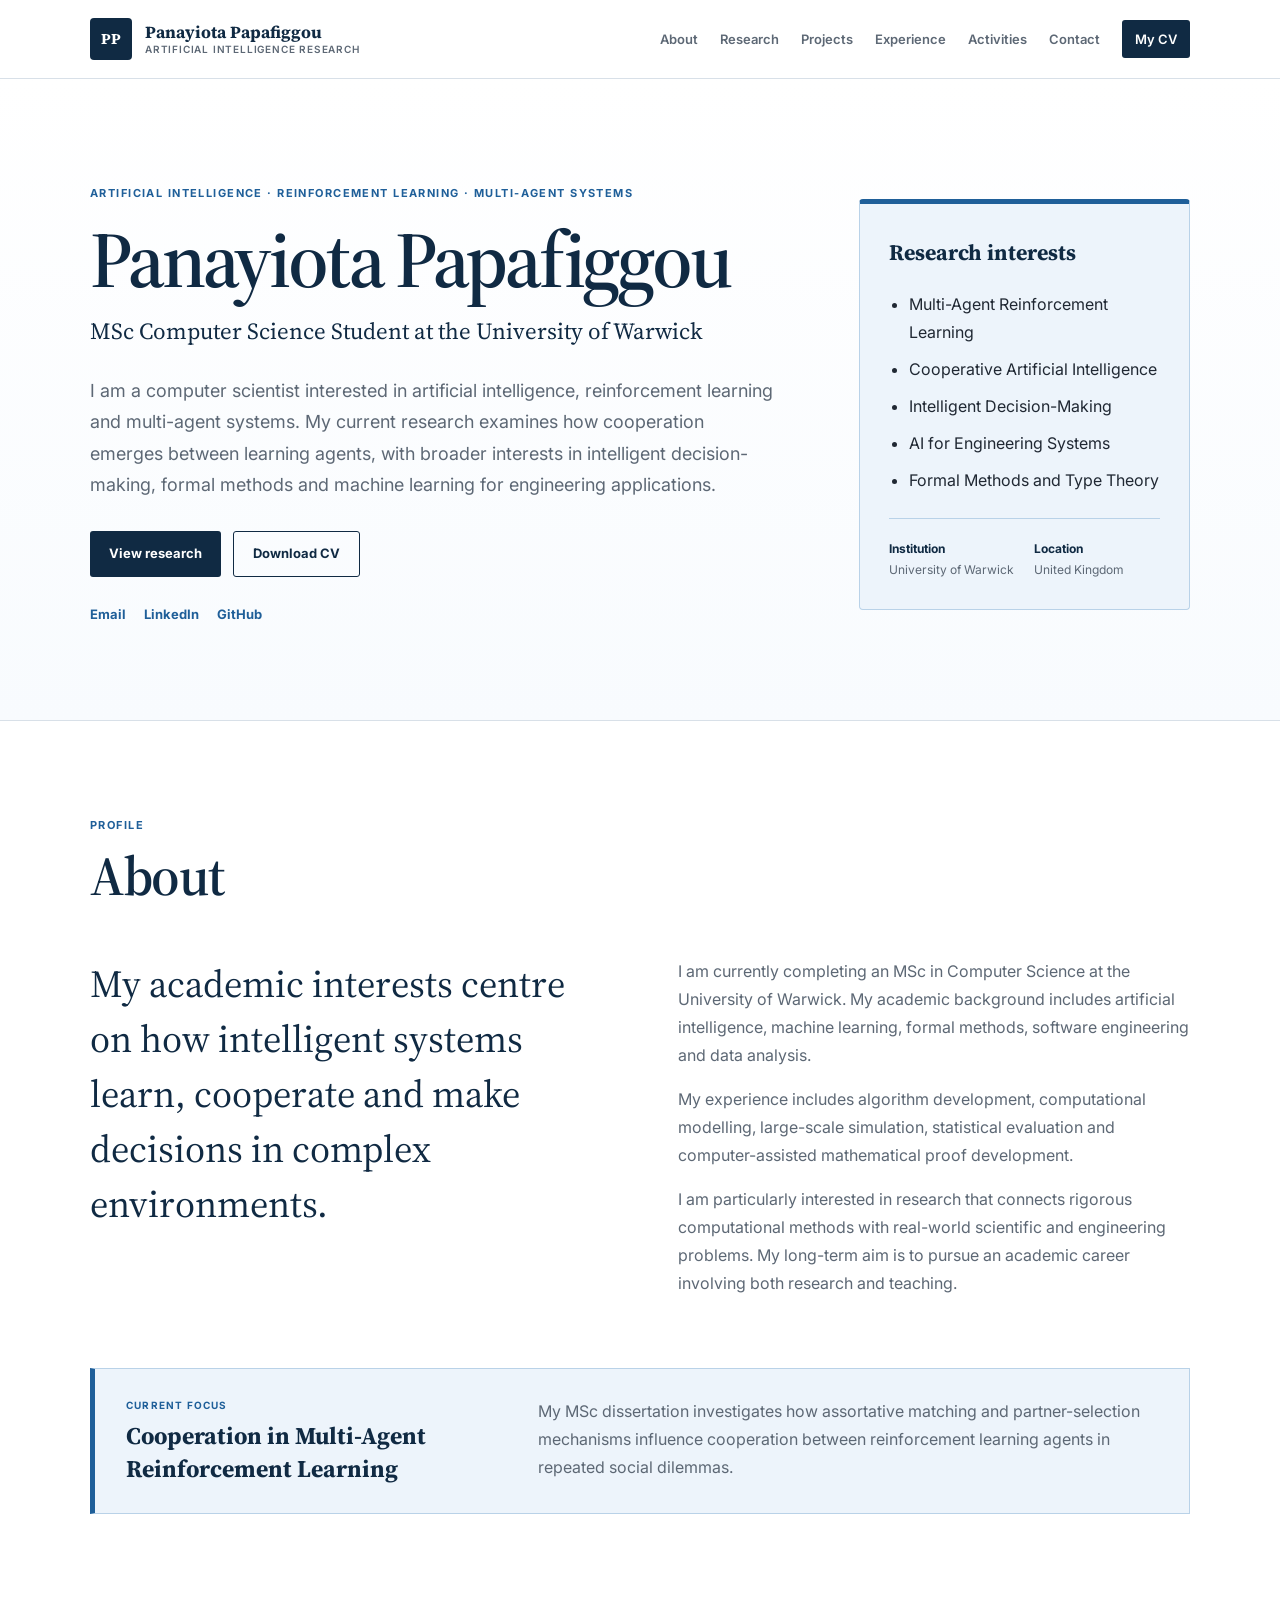
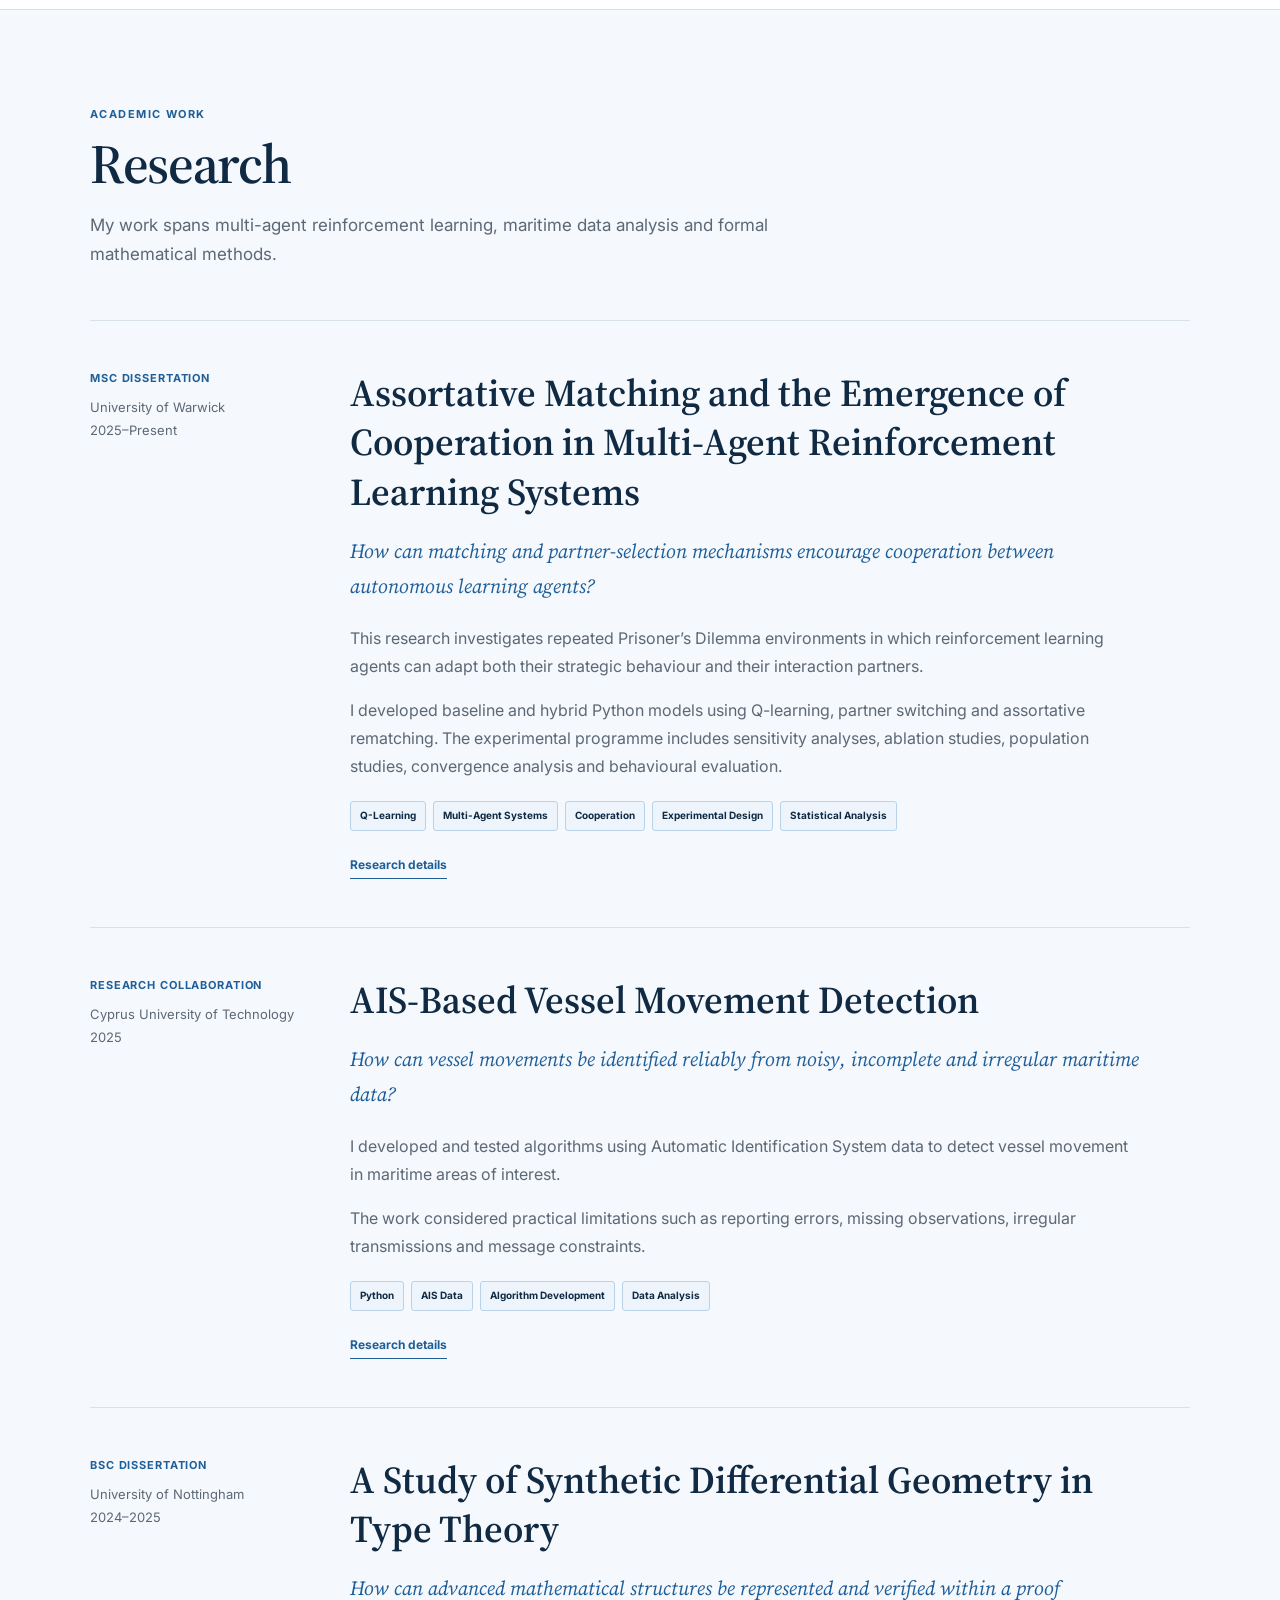
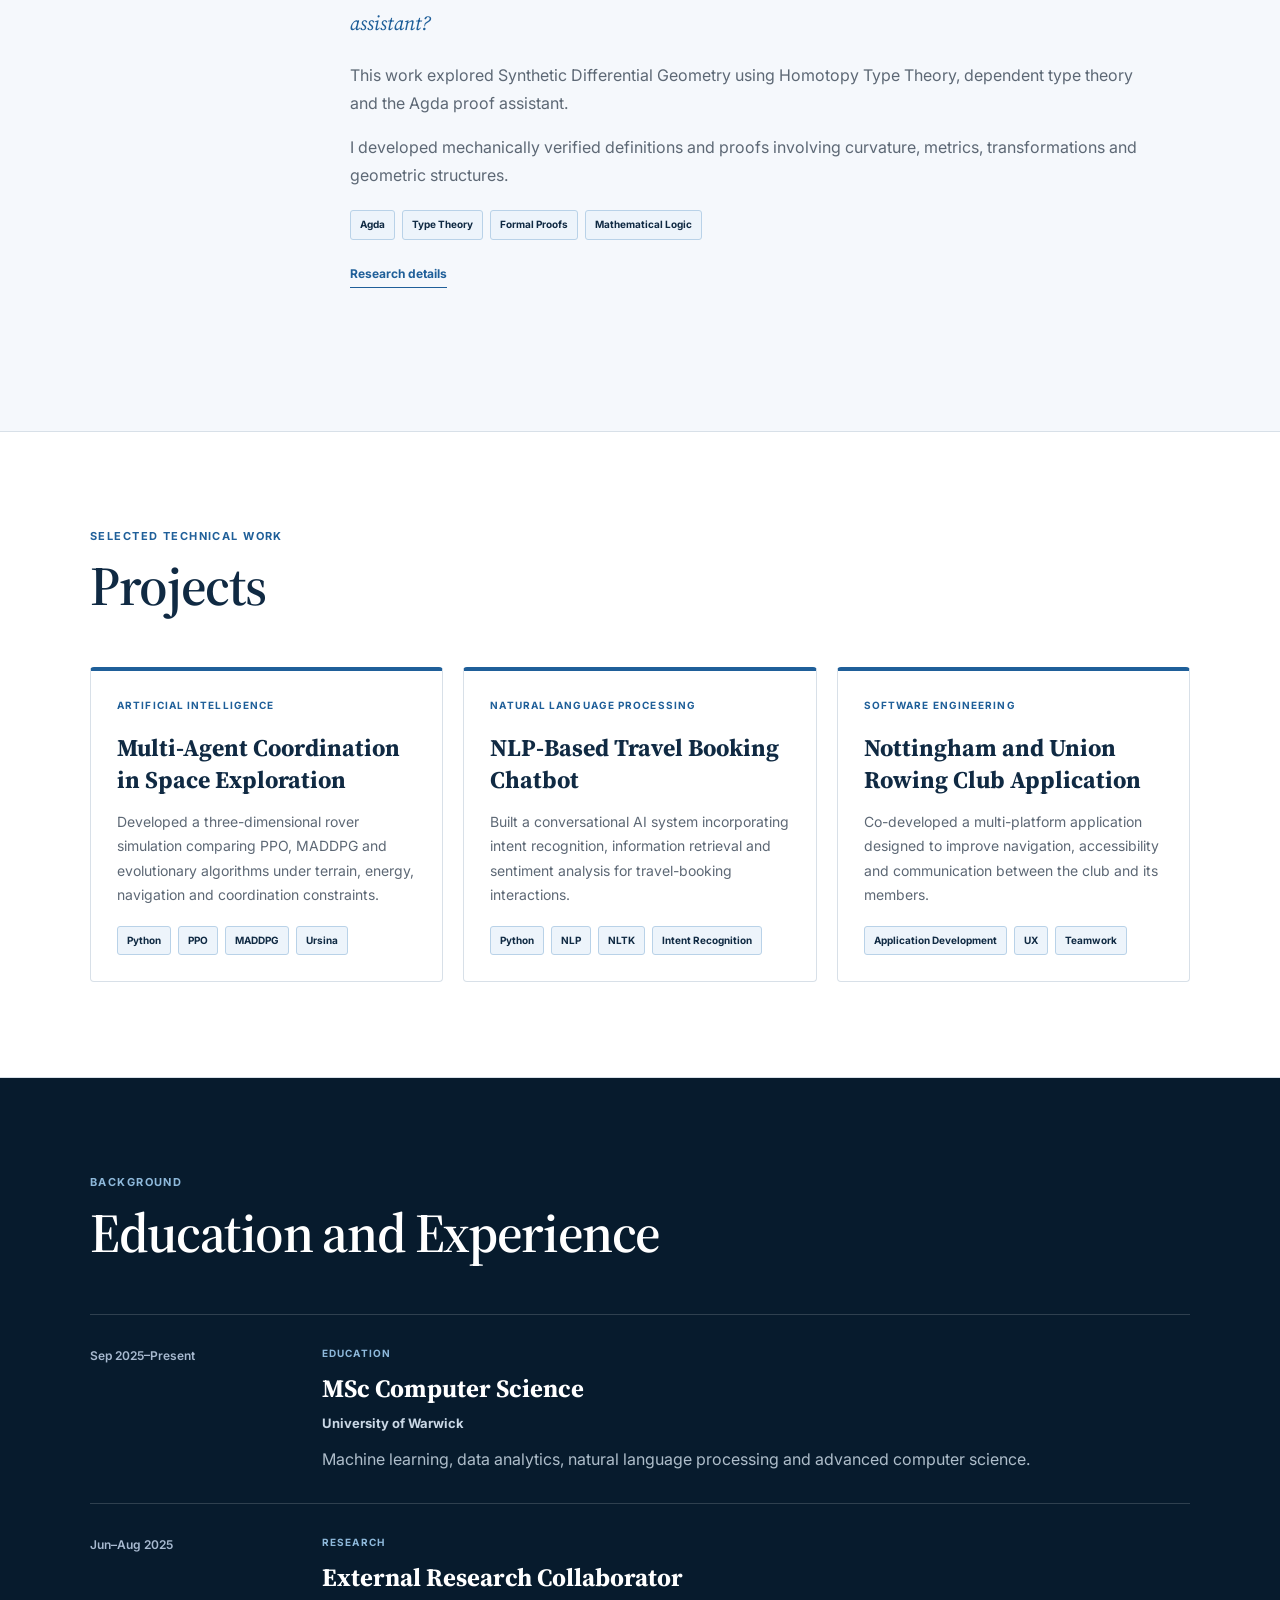
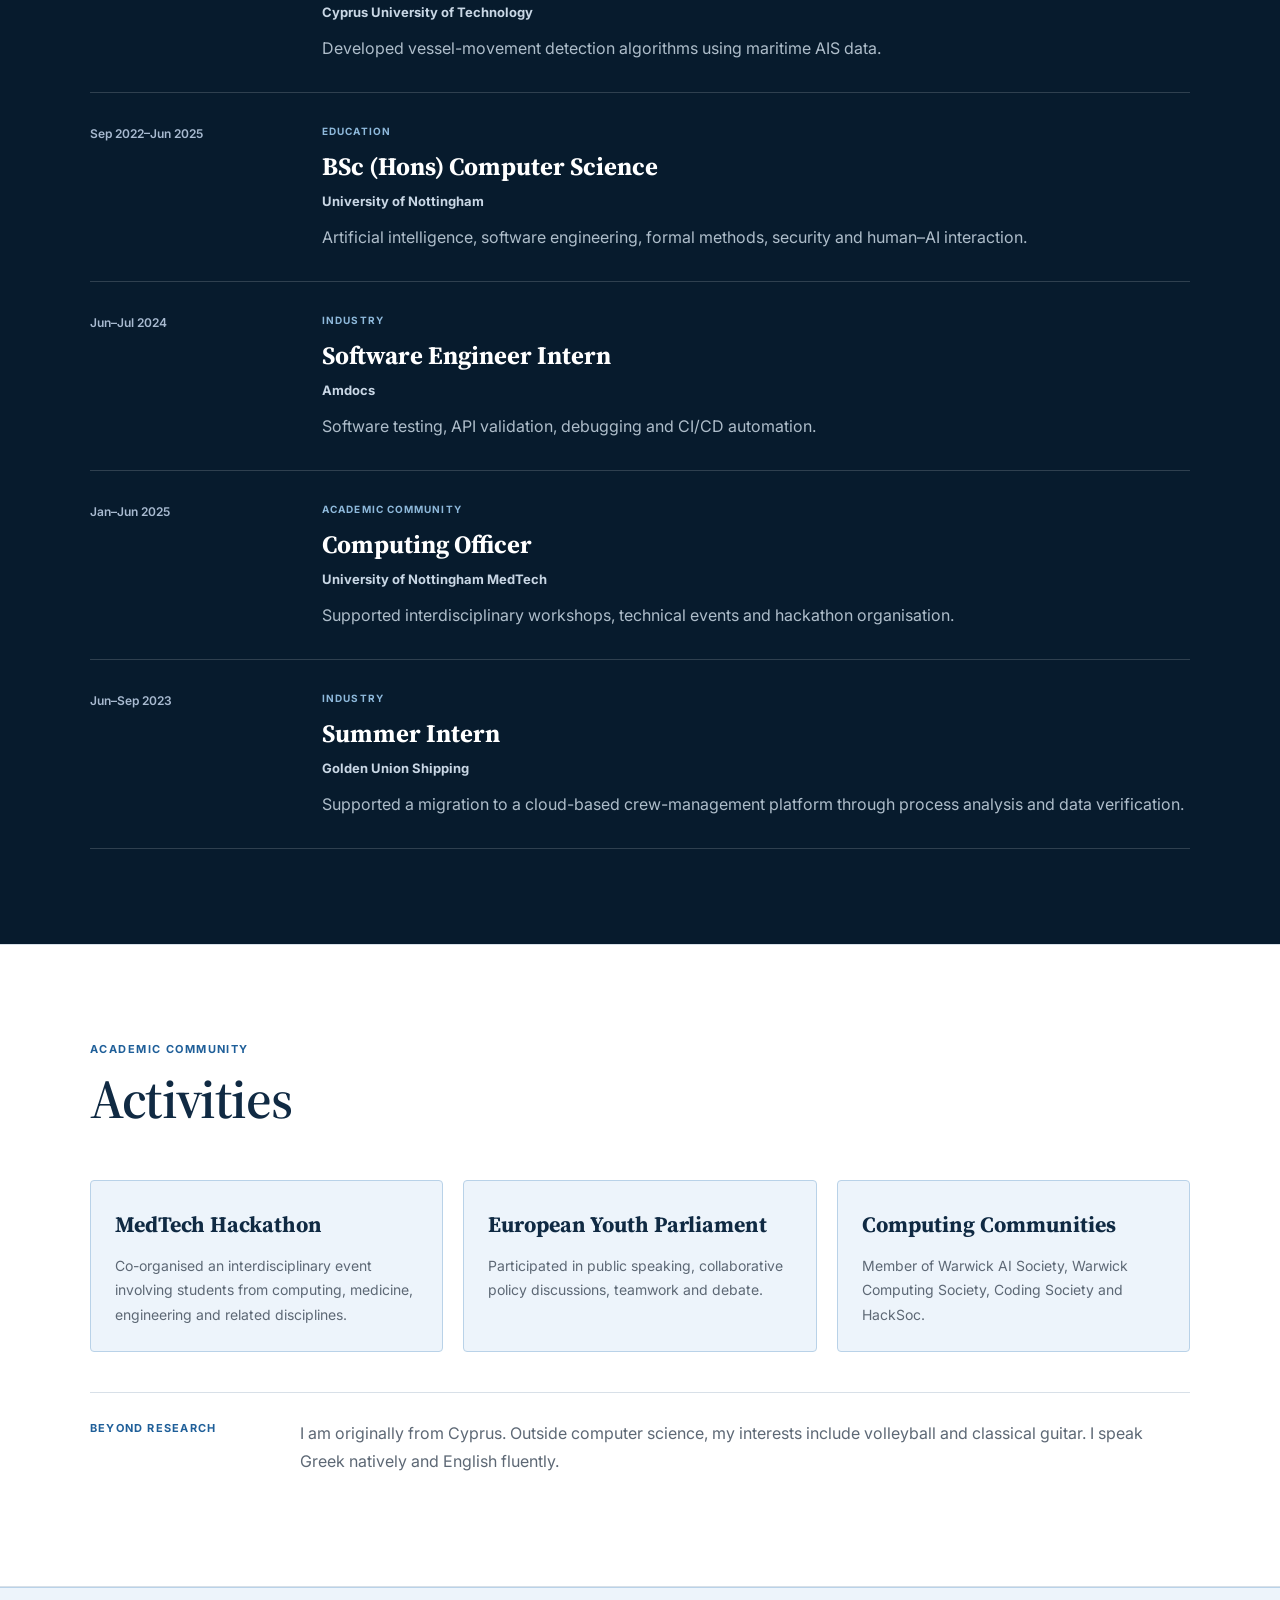
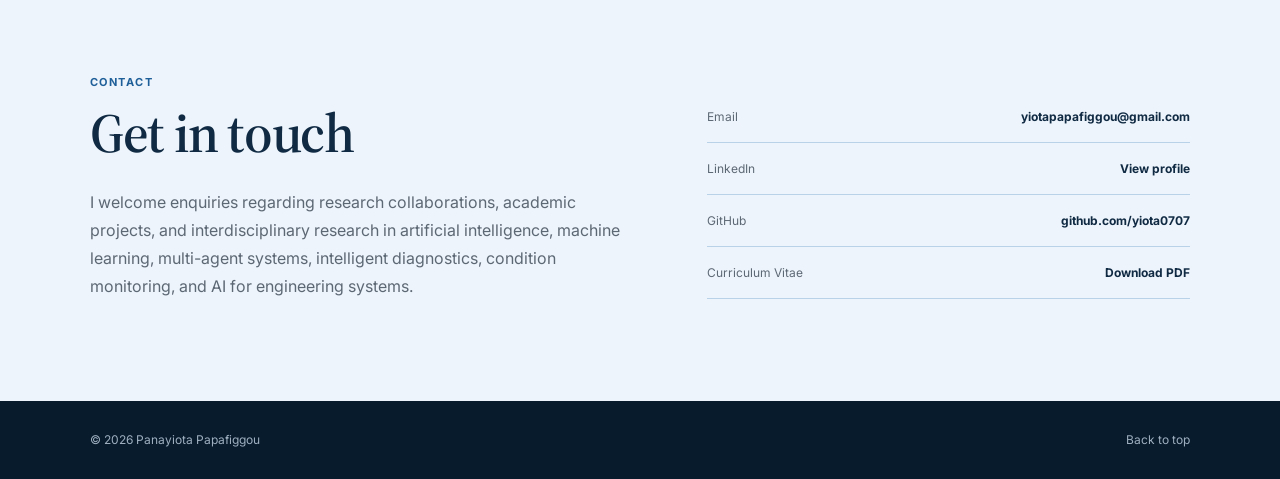
<file: index.before-phd-update.html>
<!DOCTYPE html>
<html lang="en">

<head>
    <meta charset="UTF-8">

    <meta
        name="viewport"
        content="width=device-width, initial-scale=1.0"
    >

    <meta
        name="description"
        content="Academic website of Panayiota Papafiggou, an MSc Computer Science student at the University of Warwick with research interests in artificial intelligence, reinforcement learning and multi-agent systems."
    >

    <meta
        name="keywords"
        content="Panayiota Papafiggou, artificial intelligence, machine learning, reinforcement learning, multi-agent systems, computer science, academic research"
    >

    <meta name="author" content="Panayiota Papafiggou">

    <title>
        Panayiota Papafiggou | Artificial Intelligence Research
    </title>

    <link rel="preconnect" href="https://fonts.googleapis.com">

    <link
        rel="preconnect"
        href="https://fonts.gstatic.com"
        crossorigin
    >

    <link
        href="https://fonts.googleapis.com/css2?family=Inter:wght@400;500;600;700&family=Source+Serif+4:opsz,wght@8..60,500;8..60,600;8..60,700&display=swap"
        rel="stylesheet"
    >

    <link rel="stylesheet" href="style.css">
</head>

<body>

 

    <header class="site-header">

        <div class="header-inner">

            <a class="site-identity" href="#home">

                <span class="identity-mark">
                    PP
                </span>

                <span class="identity-text">

                    <strong>
                        Panayiota Papafiggou
                    </strong>

                    <small>
                        Artificial Intelligence Research
                    </small>

                </span>

            </a>

            <button
                class="menu-button"
                id="menuButton"
                aria-label="Open navigation menu"
                aria-expanded="false"
            >

                <span></span>
                <span></span>
                <span></span>

            </button>

            <nav
                class="main-navigation"
                id="mainNavigation"
            >

                <a href="#about">
                    About
                </a>

                <a href="#research">
                    Research
                </a>

                <a href="#projects">
                    Projects
                </a>

                <a href="#experience">
                    Experience
                </a>

                <a href="#activities">
                    Activities
                </a>

                <a href="#contact">
                    Contact
                </a>

                <a
                    class="nav-cv"
                    href="cv.pdf"
                    target="_blank"
                    rel="noopener noreferrer"
                >
                    My CV 
                </a>

            </nav>

        </div>

    </header>

    <main>

  
        <section
            id="home"
            class="hero-section"
        >

            <div class="page-width hero-layout">

                <div class="hero-content reveal">

                    <p class="eyebrow">
                        Artificial Intelligence · Reinforcement Learning · Multi-Agent Systems
                    </p>

                    <h1>
                        Panayiota Papafiggou
                    </h1>

                    <p class="hero-role">
                        MSc Computer Science Student
                        at the University of Warwick
                    </p>

                    <p class="hero-summary">
                        I am a computer scientist interested in artificial
                        intelligence, reinforcement learning and multi-agent
                        systems. My current research examines how cooperation
                        emerges between learning agents, with broader interests
                        in intelligent decision-making, formal methods and
                        machine learning for engineering applications.
                    </p>

                    <div class="hero-links">

                        <a
                            class="button button-primary"
                            href="#research"
                        >
                            View research
                        </a>

                        <a
                            class="button button-secondary"
                            href="cv.pdf"
                            target="_blank"
                            rel="noopener noreferrer"
                        >
                            Download CV
                        </a>

                    </div>

                    <div class="text-links">

                        <a href="mailto:yiotapapafiggou@gmail.com">
                            Email
                        </a>

                        <a
                            href="https://www.linkedin.com/in/panayiota-papafiggou-88b97b300"
                            target="_blank"
                            rel="noopener noreferrer"
                        >
                            LinkedIn
                        </a>

                        <a
                            href="https://github.com/yiota0707"
                            target="_blank"
                            rel="noopener noreferrer"
                        >
                            GitHub
                        </a>

                    </div>

                </div>

                <aside class="hero-panel reveal">

                    <p class="panel-heading">
                        Research interests
                    </p>

                    <ul class="research-interest-list">

                        <li>
                            Multi-Agent Reinforcement Learning
                        </li>

                        <li>
                            Cooperative Artificial Intelligence
                        </li>

                        <li>
                            Intelligent Decision-Making
                        </li>

                        <li>
                            AI for Engineering Systems
                        </li>

                        <li>
                            Formal Methods and Type Theory
                        </li>

                    </ul>

                    <div class="panel-information">

                        <p>
                            <strong>Institution</strong>
                            University of Warwick
                        </p>

                        <p>
                            <strong>Location</strong>
                            United Kingdom
                        </p>

                    </div>

                </aside>

            </div>

        </section>

      
        <section
            id="about"
            class="content-section"
        >

            <div class="page-width">

                <header class="section-heading reveal">

                    <p class="section-label">
                        Profile
                    </p>

                    <h2>
                        About
                    </h2>

                </header>

                <div class="about-layout">

                    <div class="about-introduction reveal">

                        <p>
                            My academic interests centre on how intelligent
                            systems learn, cooperate and make decisions in
                            complex environments.
                        </p>

                    </div>

                    <div class="about-details reveal">

                        <p>
                            I am currently completing an MSc in Computer
                            Science at the University of Warwick. My academic
                            background includes artificial intelligence,
                            machine learning, formal methods, software
                            engineering and data analysis.
                        </p>

                        <p>
                            My experience includes algorithm development,
                            computational modelling, large-scale simulation,
                            statistical evaluation and computer-assisted
                            mathematical proof development.
                        </p>

                        <p>
                            I am particularly interested in research that
                            connects rigorous computational methods with
                            real-world scientific and engineering problems.
                            My long-term aim is to pursue an academic career
                            involving both research and teaching.
                        </p>

                    </div>

                </div>

                <div class="blue-note reveal">

                    <div>

                        <p class="blue-note-label">
                            Current focus
                        </p>

                        <h3>
                            Cooperation in Multi-Agent Reinforcement Learning
                        </h3>

                    </div>

                    <p>
                        My MSc dissertation investigates how assortative
                        matching and partner-selection mechanisms influence
                        cooperation between reinforcement learning agents in
                        repeated social dilemmas.
                    </p>

                </div>

            </div>

        </section>

      
        <section
            id="research"
            class="content-section section-tinted"
        >

            <div class="page-width">

                <header class="section-heading reveal">

                    <p class="section-label">
                        Academic work
                    </p>

                    <h2>
                        Research
                    </h2>

                    <p class="section-description">
                        My work spans multi-agent reinforcement learning,
                        maritime data analysis and formal mathematical
                        methods.
                    </p>

                </header>

                

                <article class="research-entry reveal">

                    <div class="research-entry-meta">

                        <p>
                            MSc Dissertation
                        </p>

                        <span>
                            University of Warwick
                        </span>

                        <span>
                            2025–Present
                        </span>

                    </div>

                    <div class="research-entry-content">

                        <h3>
                            Assortative Matching and the Emergence of
                            Cooperation in Multi-Agent Reinforcement Learning
                            Systems
                        </h3>

                        <p class="research-question">
                            How can matching and partner-selection mechanisms
                            encourage cooperation between autonomous learning
                            agents?
                        </p>

                        <p>
                            This research investigates repeated Prisoner’s
                            Dilemma environments in which reinforcement
                            learning agents can adapt both their strategic
                            behaviour and their interaction partners.
                        </p>

                        <p>
                            I developed baseline and hybrid Python models using
                            Q-learning, partner switching and assortative
                            rematching. The experimental programme includes
                            sensitivity analyses, ablation studies, population
                            studies, convergence analysis and behavioural
                            evaluation.
                        </p>

                        <div class="keyword-list">

                            <span>
                                Q-Learning
                            </span>

                            <span>
                                Multi-Agent Systems
                            </span>

                            <span>
                                Cooperation
                            </span>

                            <span>
                                Experimental Design
                            </span>

                            <span>
                                Statistical Analysis
                            </span>

                        </div>

                        <button
                            class="details-button"
                            data-dialog="dissertationDialog"
                        >
                            Research details
                        </button>

                    </div>

                </article>

                

                <article class="research-entry reveal">

                    <div class="research-entry-meta">

                        <p>
                            Research Collaboration
                        </p>

                        <span>
                            Cyprus University of Technology
                        </span>

                        <span>
                            2025
                        </span>

                    </div>

                    <div class="research-entry-content">

                        <h3>
                            AIS-Based Vessel Movement Detection
                        </h3>

                        <p class="research-question">
                            How can vessel movements be identified reliably
                            from noisy, incomplete and irregular maritime data?
                        </p>

                        <p>
                            I developed and tested algorithms using Automatic
                            Identification System data to detect vessel
                            movement in maritime areas of interest.
                        </p>

                        <p>
                            The work considered practical limitations such as
                            reporting errors, missing observations, irregular
                            transmissions and message constraints.
                        </p>

                        <div class="keyword-list">

                            <span>
                                Python
                            </span>

                            <span>
                                AIS Data
                            </span>

                            <span>
                                Algorithm Development
                            </span>

                            <span>
                                Data Analysis
                            </span>

                        </div>

                        <button
                            class="details-button"
                            data-dialog="aisDialog"
                        >
                            Research details
                        </button>

                    </div>

                </article>

                

                <article class="research-entry reveal">

                    <div class="research-entry-meta">

                        <p>
                            BSc Dissertation
                        </p>

                        <span>
                            University of Nottingham
                        </span>

                        <span>
                            2024–2025
                        </span>

                    </div>

                    <div class="research-entry-content">

                        <h3>
                            A Study of Synthetic Differential Geometry
                            in Type Theory
                        </h3>

                        <p class="research-question">
                            How can advanced mathematical structures be
                            represented and verified within a proof assistant?
                        </p>

                        <p>
                            This work explored Synthetic Differential Geometry
                            using Homotopy Type Theory, dependent type theory
                            and the Agda proof assistant.
                        </p>

                        <p>
                            I developed mechanically verified definitions and
                            proofs involving curvature, metrics,
                            transformations and geometric structures.
                        </p>

                        <div class="keyword-list">

                            <span>
                                Agda
                            </span>

                            <span>
                                Type Theory
                            </span>

                            <span>
                                Formal Proofs
                            </span>

                            <span>
                                Mathematical Logic
                            </span>

                        </div>

                        <button
                            class="details-button"
                            data-dialog="formalDialog"
                        >
                            Research details
                        </button>

                    </div>

                </article>

            </div>

        </section>

     
        <section
            id="projects"
            class="content-section"
        >

            <div class="page-width">

                <header class="section-heading reveal">

                    <p class="section-label">
                        Selected technical work
                    </p>

                    <h2>
                        Projects
                    </h2>

                </header>

                <div class="project-grid">

                    <article class="project-box reveal">

                        <p class="project-category">
                            Artificial Intelligence
                        </p>

                        <h3>
                            Multi-Agent Coordination in Space Exploration
                        </h3>

                        <p>
                            Developed a three-dimensional rover simulation
                            comparing PPO, MADDPG and evolutionary algorithms
                            under terrain, energy, navigation and coordination
                            constraints.
                        </p>

                        <div class="keyword-list">

                            <span>
                                Python
                            </span>

                            <span>
                                PPO
                            </span>

                            <span>
                                MADDPG
                            </span>

                            <span>
                                Ursina
                            </span>

                        </div>

                    </article>

                    <article class="project-box reveal">

                        <p class="project-category">
                            Natural Language Processing
                        </p>

                        <h3>
                            NLP-Based Travel Booking Chatbot
                        </h3>

                        <p>
                            Built a conversational AI system incorporating
                            intent recognition, information retrieval and
                            sentiment analysis for travel-booking interactions.
                        </p>

                        <div class="keyword-list">

                            <span>
                                Python
                            </span>

                            <span>
                                NLP
                            </span>

                            <span>
                                NLTK
                            </span>

                            <span>
                                Intent Recognition
                            </span>

                        </div>

                    </article>

                    <article class="project-box reveal">

                        <p class="project-category">
                            Software Engineering
                        </p>

                        <h3>
                            Nottingham and Union Rowing Club Application
                        </h3>

                        <p>
                            Co-developed a multi-platform application designed
                            to improve navigation, accessibility and
                            communication between the club and its members.
                        </p>

                        <div class="keyword-list">

                            <span>
                                Application Development
                            </span>

                            <span>
                                UX
                            </span>

                            <span>
                                Teamwork
                            </span>

                        </div>

                    </article>

                </div>

            </div>

        </section>

       
        <section
            id="experience"
            class="content-section section-navy"
        >

            <div class="page-width">

                <header class="section-heading heading-light reveal">

                    <p class="section-label">
                        Background
                    </p>

                    <h2>
                        Education and Experience
                    </h2>

                </header>

                <div class="experience-list">

                    <article class="experience-entry reveal">

                        <p class="experience-date">
                            Sep 2025–Present
                        </p>

                        <div>

                            <p class="experience-type">
                                Education
                            </p>

                            <h3>
                                MSc Computer Science
                            </h3>

                            <h4>
                                University of Warwick
                            </h4>

                            <p>
                                Machine learning, data analytics,
                                natural language processing and advanced
                                computer science.
                            </p>

                        </div>

                    </article>

                    <article class="experience-entry reveal">

                        <p class="experience-date">
                            Jun–Aug 2025
                        </p>

                        <div>

                            <p class="experience-type">
                                Research
                            </p>

                            <h3>
                                External Research Collaborator
                            </h3>

                            <h4>
                                Cyprus University of Technology
                            </h4>

                            <p>
                                Developed vessel-movement detection algorithms
                                using maritime AIS data.
                            </p>

                        </div>

                    </article>

                    <article class="experience-entry reveal">

                        <p class="experience-date">
                            Sep 2022–Jun 2025
                        </p>

                        <div>

                            <p class="experience-type">
                                Education
                            </p>

                            <h3>
                                BSc (Hons) Computer Science
                            </h3>

                            <h4>
                                University of Nottingham
                            </h4>

                            <p>
                                Artificial intelligence, software engineering,
                                formal methods, security and human–AI
                                interaction.
                            </p>

                        </div>

                    </article>

                    <article class="experience-entry reveal">

                        <p class="experience-date">
                            Jun–Jul 2024
                        </p>

                        <div>

                            <p class="experience-type">
                                Industry
                            </p>

                            <h3>
                                Software Engineer Intern
                            </h3>

                            <h4>
                                Amdocs
                            </h4>

                            <p>
                                Software testing, API validation, debugging
                                and CI/CD automation.
                            </p>

                        </div>

                    </article>

                    <article class="experience-entry reveal">

                        <p class="experience-date">
                            Jan–Jun 2025
                        </p>

                        <div>

                            <p class="experience-type">
                                Academic Community
                            </p>

                            <h3>
                                Computing Officer
                            </h3>

                            <h4>
                                University of Nottingham MedTech
                            </h4>

                            <p>
                                Supported interdisciplinary workshops,
                                technical events and hackathon organisation.
                            </p>

                        </div>

                    </article>

                    <article class="experience-entry reveal">

                        <p class="experience-date">
                            Jun–Sep 2023
                        </p>

                        <div>

                            <p class="experience-type">
                                Industry
                            </p>

                            <h3>
                                Summer Intern
                            </h3>

                            <h4>
                                Golden Union Shipping
                            </h4>

                            <p>
                                Supported a migration to a cloud-based
                                crew-management platform through process
                                analysis and data verification.
                            </p>

                        </div>

                    </article>

                </div>

            </div>

        </section>

        
        <section
            id="activities"
            class="content-section"
        >

            <div class="page-width">

                <header class="section-heading reveal">

                    <p class="section-label">
                        Academic community
                    </p>

                    <h2>
                        Activities
                    </h2>

                </header>

                <div class="activity-grid">

                    <article class="activity-box reveal">

                        <h3>
                            MedTech Hackathon
                        </h3>

                        <p>
                            Co-organised an interdisciplinary event involving
                            students from computing, medicine, engineering
                            and related disciplines.
                        </p>

                    </article>

                    <article class="activity-box reveal">

                        <h3>
                            European Youth Parliament
                        </h3>

                        <p>
                            Participated in public speaking, collaborative
                            policy discussions, teamwork and debate.
                        </p>

                    </article>

                    <article class="activity-box reveal">

                        <h3>
                            Computing Communities
                        </h3>

                        <p>
                            Member of Warwick AI Society, Warwick Computing
                            Society, Coding Society and HackSoc.
                        </p>

                    </article>

                </div>

                <div class="personal-note reveal">

                    <p class="personal-label">
                        Beyond research
                    </p>

                    <p>
                        I am originally from Cyprus. Outside computer science,
                        my interests include volleyball and classical guitar.
                        I speak Greek natively and English fluently.
                    </p>

                </div>

            </div>

        </section>


        <section
            id="contact"
            class="contact-section"
        >

            <div class="page-width contact-layout">

                <div class="reveal">

                    <p class="section-label contact-label">
                        Contact
                    </p>

                    <h2>
                        Get in touch
                    </h2>

                    <p>
                        I welcome enquiries regarding research collaborations, academic projects,
    and interdisciplinary research in artificial intelligence, machine learning,
    multi-agent systems, intelligent diagnostics, condition monitoring, and
    AI for engineering systems.
                    </p>

                </div>

                <div class="contact-details reveal">

                    <a href="mailto:yiotapapafiggou@gmail.com">

                        <span>
                            Email
                        </span>

                        <strong>
                            yiotapapafiggou@gmail.com
                        </strong>

                    </a>

                    <a
                        href="https://www.linkedin.com/in/panayiota-papafiggou-88b97b300"
                        target="_blank"
                        rel="noopener noreferrer"
                    >

                        <span>
                            LinkedIn
                        </span>

                        <strong>
                            View profile
                        </strong>

                    </a>

                    <a
                        href="https://github.com/yiota0707"
                        target="_blank"
                        rel="noopener noreferrer"
                    >

                        <span>
                            GitHub
                        </span>

                        <strong>
                            github.com/yiota0707
                        </strong>

                    </a>

                    <a
                        href="cv.pdf"
                        target="_blank"
                        rel="noopener noreferrer"
                    >

                        <span>
                            Curriculum Vitae
                        </span>

                        <strong>
                            Download PDF
                        </strong>

                    </a>

                </div>

            </div>

        </section>

    </main>

    
    <footer class="site-footer">

        <div class="page-width footer-inner">

            <p>
                © <span id="currentYear"></span>
                Panayiota Papafiggou
            </p>

            <a href="#home">
                Back to top
            </a>

        </div>

    </footer>

   
    <dialog
        class="research-dialog"
        id="dissertationDialog"
    >

        <button
            class="dialog-close"
            aria-label="Close dialog"
        >
            ×
        </button>

        <p class="dialog-label">
            MSc Dissertation
        </p>

        <h2>
            Assortative Matching and the Emergence of Cooperation
            in Multi-Agent Reinforcement Learning Systems
        </h2>

        <p>
            This project investigates how matching and partner-selection
            mechanisms influence cooperation between reinforcement learning
            agents in repeated Prisoner’s Dilemma environments.
        </p>

        <p>
            The work includes baseline and hybrid models, sensitivity
            analyses, ablation studies, convergence evaluation,
            population-size experiments and behavioural analysis.
        </p>

        <div class="keyword-list">

            <span>
                Python
            </span>

            <span>
                Q-Learning
            </span>

            <span>
                Multi-Agent Systems
            </span>

            <span>
                Statistical Analysis
            </span>

        </div>

    </dialog>

    <dialog
        class="research-dialog"
        id="aisDialog"
    >

        <button
            class="dialog-close"
            aria-label="Close dialog"
        >
            ×
        </button>

        <p class="dialog-label">
            Research Collaboration
        </p>

        <h2>
            AIS-Based Vessel Movement Detection
        </h2>

        <p>
            This project focused on implementing and evaluating algorithms
            for detecting vessel movement within defined maritime areas.
        </p>

        <p>
            The work considered noisy observations, irregular transmissions,
            reporting errors, missing messages and other practical
            limitations of AIS data.
        </p>

        <p>
            The research was conducted at the Cyprus University of Technology
            under the supervision of Associate Professor Herodotos Herodotou.
        </p>

    </dialog>

    <dialog
        class="research-dialog"
        id="formalDialog"
    >

        <button
            class="dialog-close"
            aria-label="Close dialog"
        >
            ×
        </button>

        <p class="dialog-label">
            BSc Dissertation
        </p>

        <h2>
            A Study of Synthetic Differential Geometry
            in Type Theory
        </h2>

        <p>
            This dissertation investigated the formalisation of Synthetic
            Differential Geometry using Homotopy Type Theory, dependent
            type theory and the Agda proof assistant.
        </p>

        <p>
            The project included mechanically checked definitions and
            proofs involving curvature, metrics, transformations and
            geometric structures.
        </p>

    </dialog>

    <script src="script.js"></script>

</body>

</html>
</file>
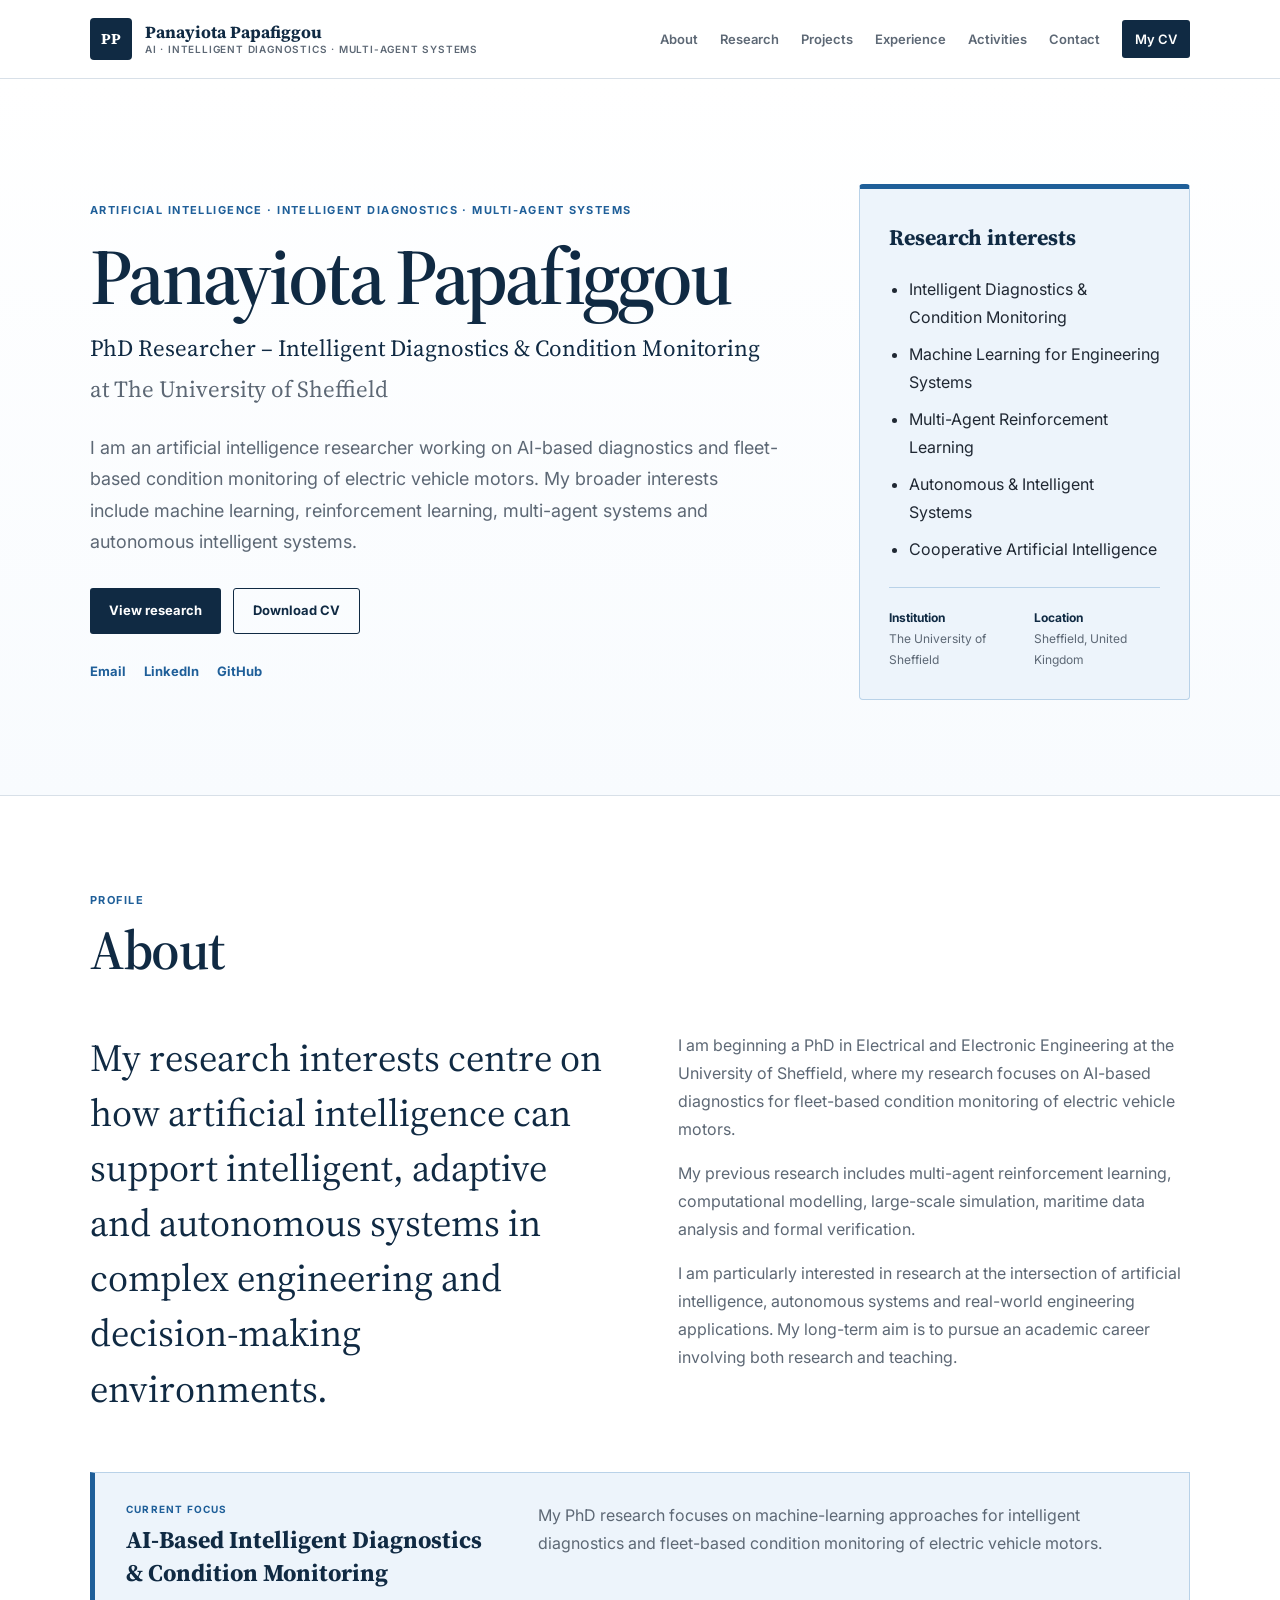
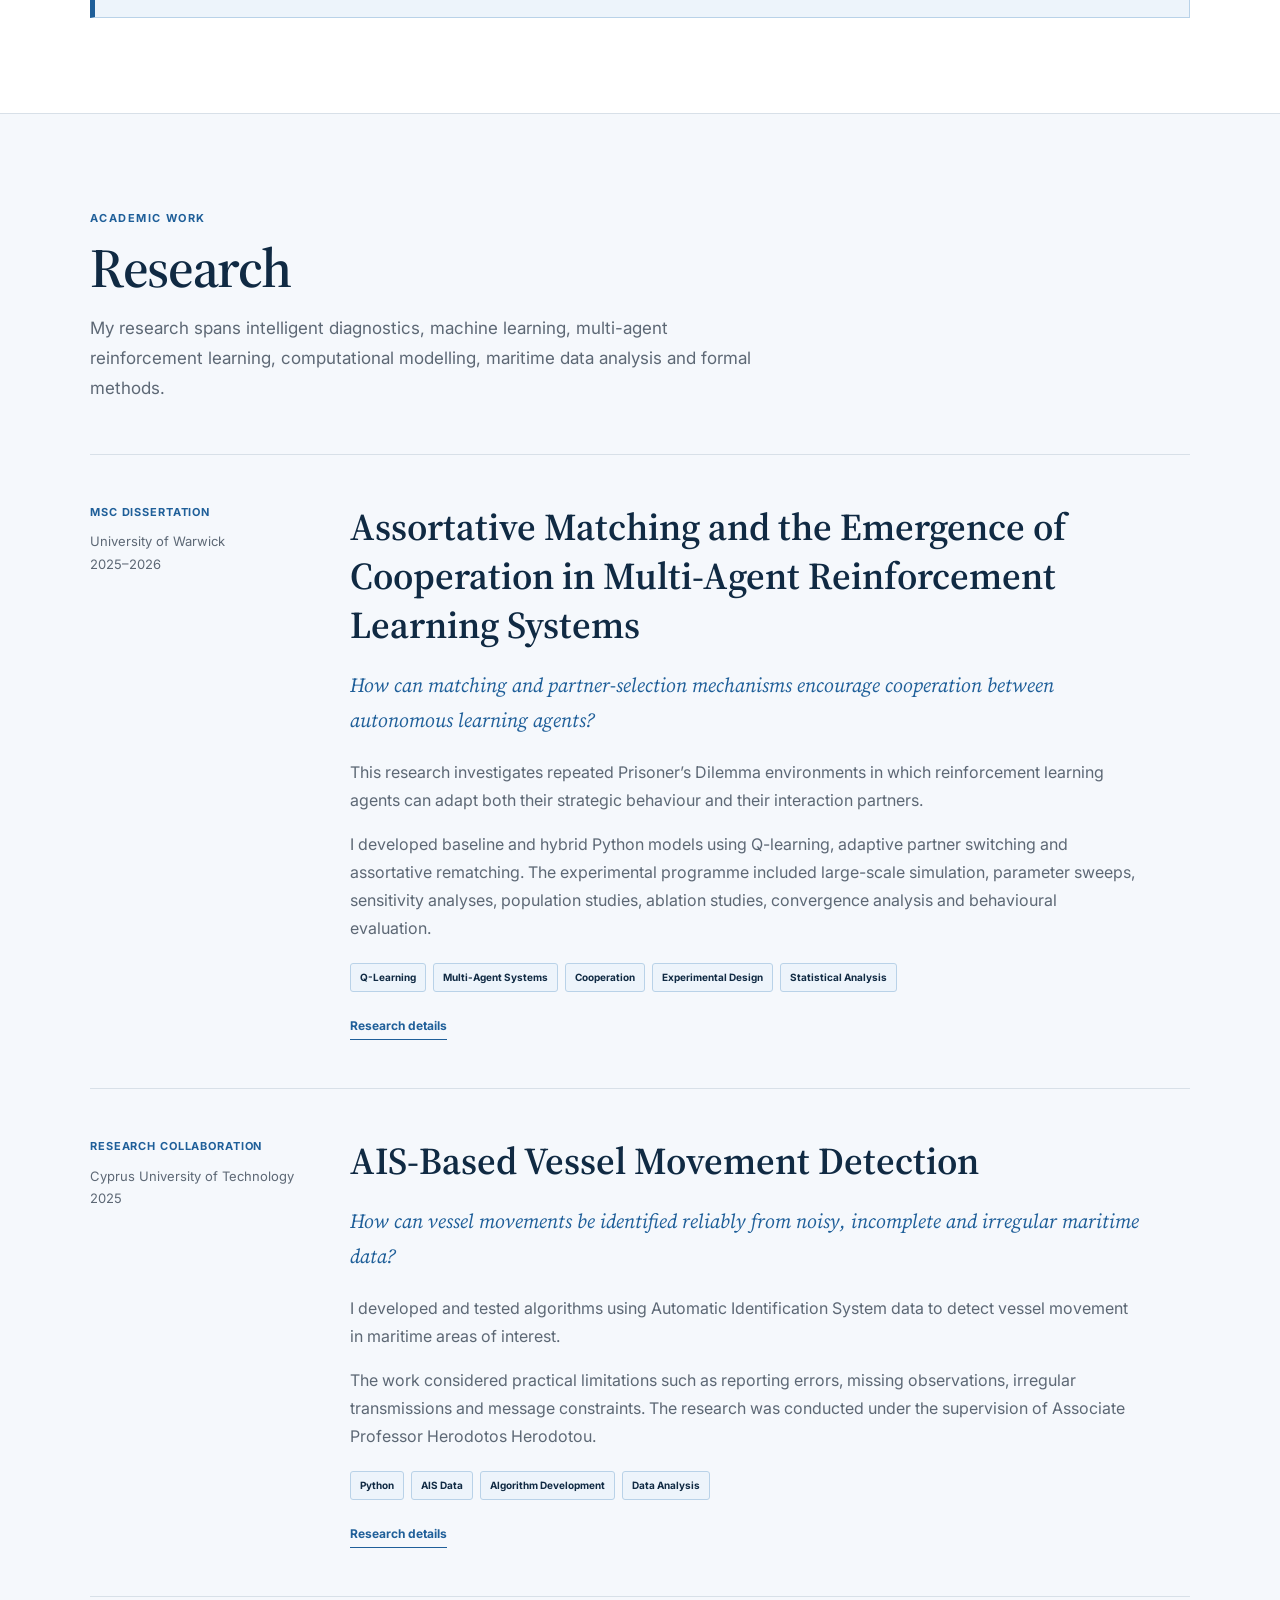
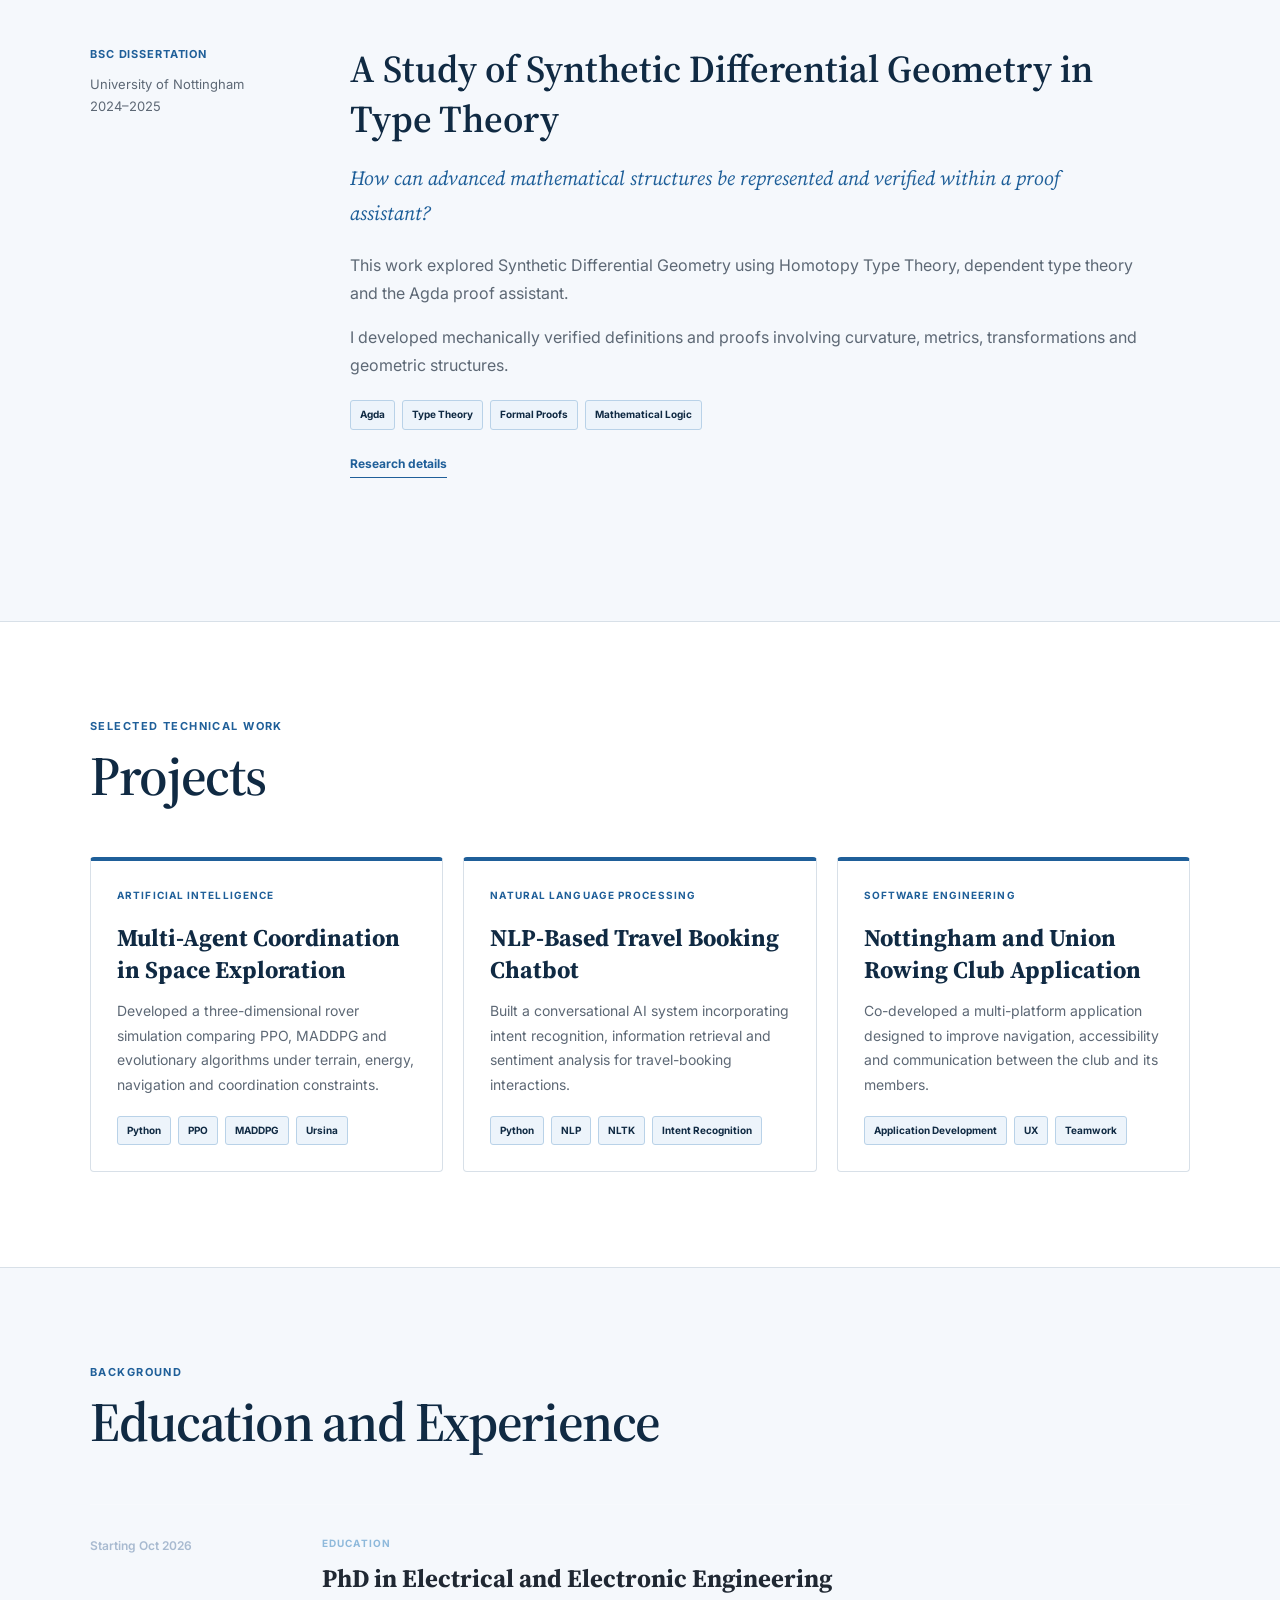
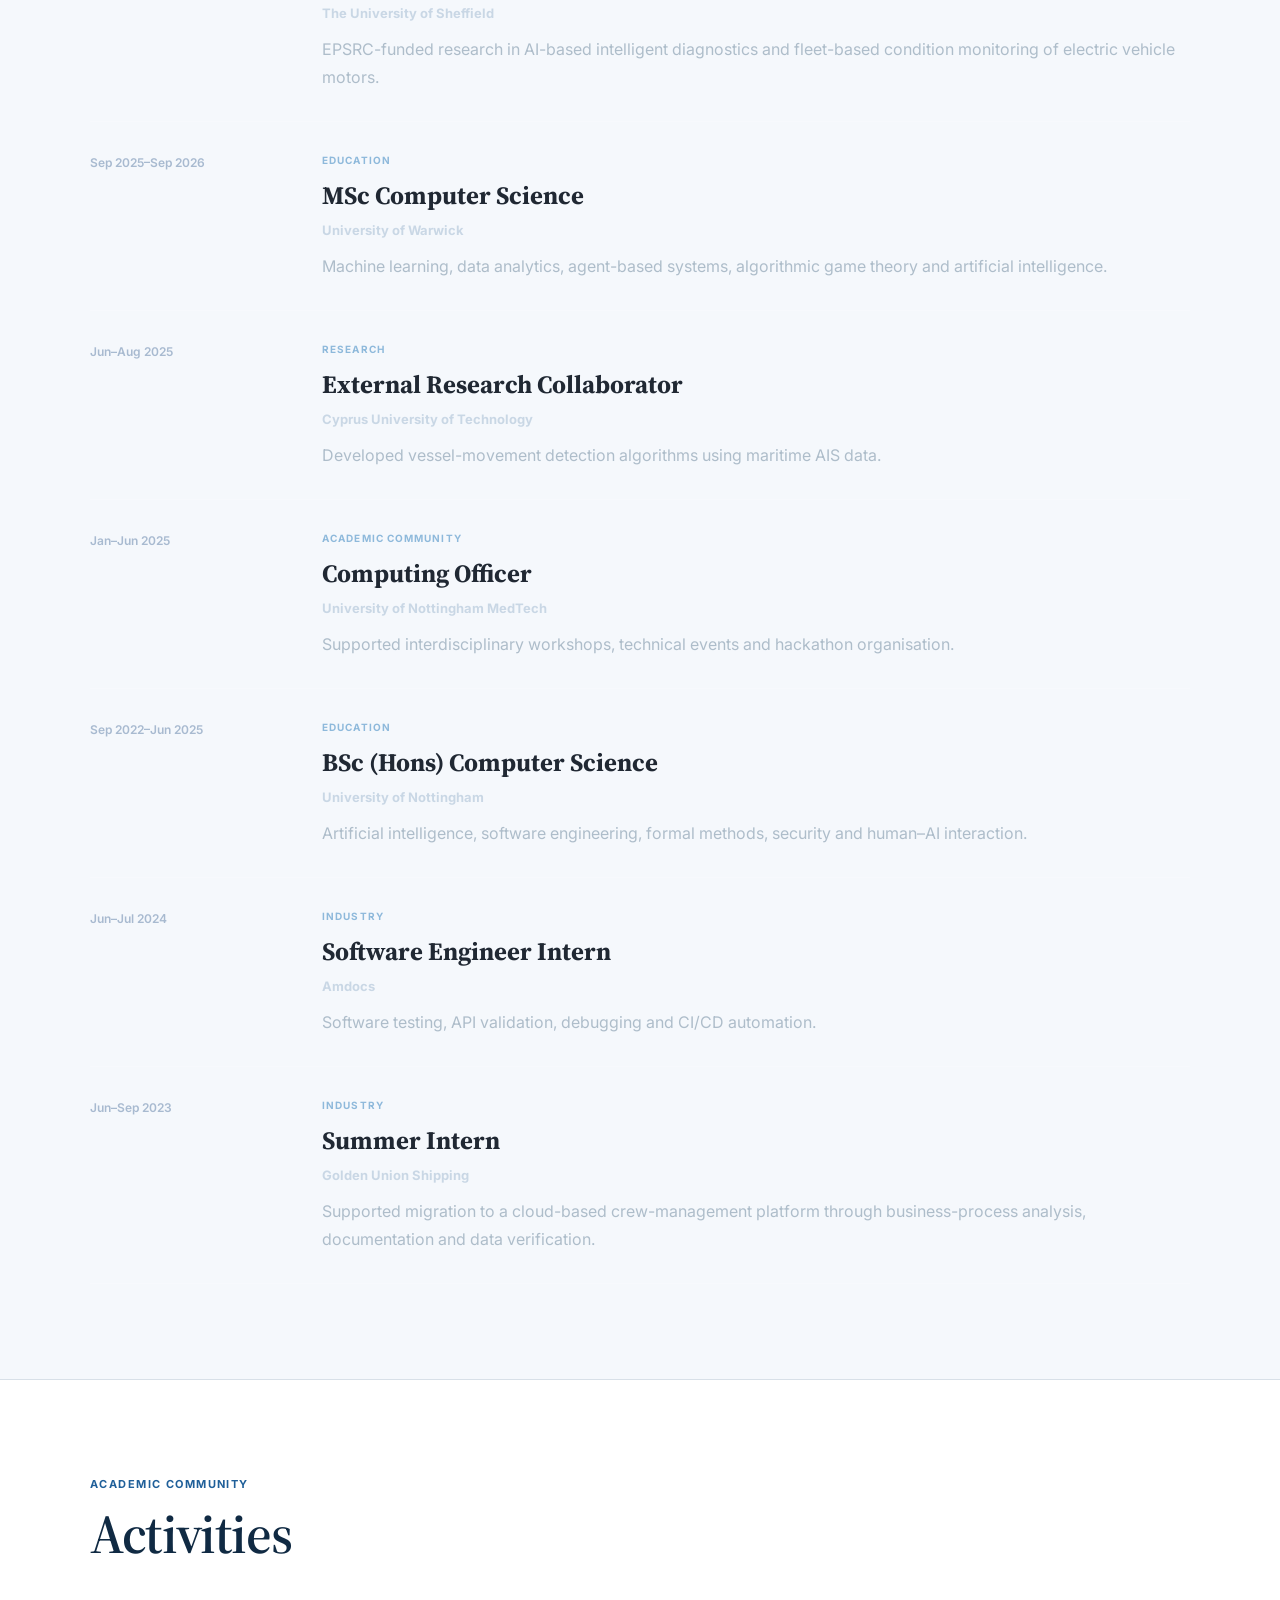
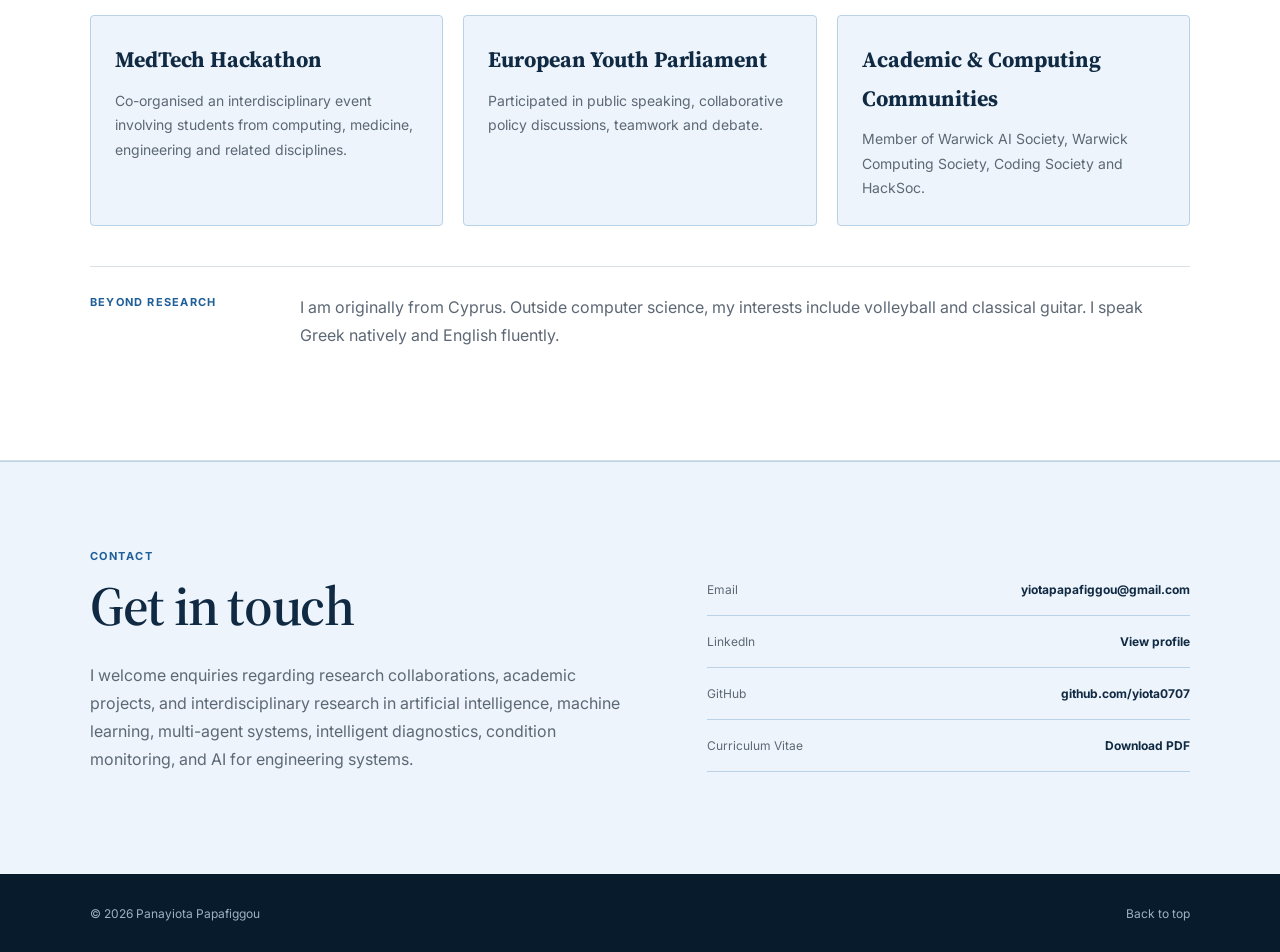
<file: index.phd-content-backup.html>
<!DOCTYPE html>
<html lang="en">

<head>
    <meta charset="UTF-8">

    <meta
        name="viewport"
        content="width=device-width, initial-scale=1.0"
    >

    <meta
        name="description"
        content="Academic website of Panayiota Papafiggou, PhD Researcher in Intelligent Diagnostics and Condition Monitoring at the University of Sheffield, with research interests in artificial intelligence, machine learning, reinforcement learning and multi-agent systems."
    >

    <meta
        name="keywords"
        content="Panayiota Papafiggou, artificial intelligence, machine learning, reinforcement learning, multi-agent systems, computer science, academic research"
    >

    <meta name="author" content="Panayiota Papafiggou">

    <title>
        Panayiota Papafiggou | AI, Intelligent Diagnostics & Multi-Agent Systems
    </title>

    <link rel="preconnect" href="https://fonts.googleapis.com">

    <link
        rel="preconnect"
        href="https://fonts.gstatic.com"
        crossorigin
    >

    <link
        href="https://fonts.googleapis.com/css2?family=Inter:wght@400;500;600;700&family=Source+Serif+4:opsz,wght@8..60,500;8..60,600;8..60,700&display=swap"
        rel="stylesheet"
    >

    <link rel="stylesheet" href="style.css">
</head>

<body>

 

    <header class="site-header">

        <div class="header-inner">

            <a class="site-identity" href="#home">

                <span class="identity-mark">
                    PP
                </span>

                <span class="identity-text">

                    <strong>
                        Panayiota Papafiggou
                    </strong>

                    <small>
                        AI · Intelligent Diagnostics · Multi-Agent Systems
                    </small>

                </span>

            </a>

            <button
                class="menu-button"
                id="menuButton"
                aria-label="Open navigation menu"
                aria-expanded="false"
            >

                <span></span>
                <span></span>
                <span></span>

            </button>

            <nav
                class="main-navigation"
                id="mainNavigation"
            >

                <a href="#about">
                    About
                </a>

                <a href="#research">
                    Research
                </a>

                <a href="#projects">
                    Projects
                </a>

                <a href="#experience">
                    Experience
                </a>

                <a href="#activities">
                    Activities
                </a>

                <a href="#contact">
                    Contact
                </a>

                <a
                    class="nav-cv"
                    href="cv.pdf"
                    target="_blank"
                    rel="noopener noreferrer"
                >
                    My CV 
                </a>

            </nav>

        </div>

    </header>

    <main>

  
        <section
            id="home"
            class="hero-section"
        >

            <div class="page-width hero-layout">

                <div class="hero-content reveal">

                    <p class="eyebrow">
                        Artificial Intelligence · Intelligent Diagnostics · Multi-Agent Systems
                    </p>

                    <h1>
                        Panayiota Papafiggou
                    </h1>

                    <p class="hero-role">
                        PhD Researcher – Intelligent Diagnostics &amp; Condition Monitoring
                        <span>at The University of Sheffield</span>
                    </p>

                    <p class="hero-summary">
                        I am an artificial intelligence researcher working on
                        AI-based diagnostics and fleet-based condition monitoring
                        of electric vehicle motors. My broader interests include
                        machine learning, reinforcement learning, multi-agent
                        systems and autonomous intelligent systems.
                    </p>

                    <div class="hero-links">

                        <a
                            class="button button-primary"
                            href="#research"
                        >
                            View research
                        </a>

                        <a
                            class="button button-secondary"
                            href="cv.pdf"
                            target="_blank"
                            rel="noopener noreferrer"
                        >
                            Download CV
                        </a>

                    </div>

                    <div class="text-links">

                        <a href="mailto:yiotapapafiggou@gmail.com">
                            Email
                        </a>

                        <a
                            href="https://www.linkedin.com/in/panayiota-papafiggou-88b97b300"
                            target="_blank"
                            rel="noopener noreferrer"
                        >
                            LinkedIn
                        </a>

                        <a
                            href="https://github.com/yiota0707"
                            target="_blank"
                            rel="noopener noreferrer"
                        >
                            GitHub
                        </a>

                    </div>

                </div>

                <aside class="hero-panel reveal">

                    <p class="panel-heading">
                        Research interests
                    </p>

                    <ul class="research-interest-list">

                        <li>
                            Intelligent Diagnostics &amp; Condition Monitoring
                        </li>

                        <li>
                            Machine Learning for Engineering Systems
                        </li>

                        <li>
                            Multi-Agent Reinforcement Learning
                        </li>

                        <li>
                            Autonomous &amp; Intelligent Systems
                        </li>

                        <li>
                            Cooperative Artificial Intelligence
                        </li>

                    </ul>

                    <div class="panel-information">

                        <p>
                            <strong>Institution</strong>
                            The University of Sheffield
                        </p>

                        <p>
                            <strong>Location</strong>
                            Sheffield, United Kingdom
                        </p>

                    </div>

                </aside>

            </div>

        </section>

      
        <section
            id="about"
            class="content-section"
        >

            <div class="page-width">

                <header class="section-heading reveal">

                    <p class="section-label">
                        Profile
                    </p>

                    <h2>
                        About
                    </h2>

                </header>

                <div class="about-layout">

                    <div class="about-introduction reveal">

                        <p>
                            My research interests centre on how artificial
                            intelligence can support intelligent, adaptive and
                            autonomous systems in complex engineering and
                            decision-making environments.
                        </p>

                    </div>

                    <div class="about-details reveal">

                        <p>
                            I am beginning a PhD in Electrical and Electronic
                            Engineering at the University of Sheffield, where
                            my research focuses on AI-based diagnostics for
                            fleet-based condition monitoring of electric
                            vehicle motors.
                        </p>

                        <p>
                            My previous research includes multi-agent
                            reinforcement learning, computational modelling,
                            large-scale simulation, maritime data analysis and
                            formal verification.
                        </p>

                        <p>
                            I am particularly interested in research at the
                            intersection of artificial intelligence, autonomous
                            systems and real-world engineering applications.
                            My long-term aim is to pursue an academic career
                            involving both research and teaching.
                        </p>

                    </div>

                </div>

                <div class="blue-note reveal">

                    <div>

                        <p class="blue-note-label">
                            Current focus
                        </p>

                        <h3>
                            AI-Based Intelligent Diagnostics &amp; Condition Monitoring
                        </h3>

                    </div>

                    <p>
                        My PhD research focuses on machine-learning approaches
                        for intelligent diagnostics and fleet-based condition
                        monitoring of electric vehicle motors.
                    </p>

                </div>

            </div>

        </section>

      
        <section
            id="research"
            class="content-section section-tinted"
        >

            <div class="page-width">

                <header class="section-heading reveal">

                    <p class="section-label">
                        Academic work
                    </p>

                    <h2>
                        Research
                    </h2>

                    <p class="section-description">
                        My research spans intelligent diagnostics, machine
                        learning, multi-agent reinforcement learning,
                        computational modelling, maritime data analysis and
                        formal methods.
                    </p>

                </header>

                

                <article class="research-entry reveal">

                    <div class="research-entry-meta">

                        <p>
                            MSc Dissertation
                        </p>

                        <span>
                            University of Warwick
                        </span>

                        <span>
                            2025–2026
                        </span>

                    </div>

                    <div class="research-entry-content">

                        <h3>
                            Assortative Matching and the Emergence of
                            Cooperation in Multi-Agent Reinforcement Learning
                            Systems
                        </h3>

                        <p class="research-question">
                            How can matching and partner-selection mechanisms
                            encourage cooperation between autonomous learning
                            agents?
                        </p>

                        <p>
                            This research investigates repeated Prisoner’s
                            Dilemma environments in which reinforcement
                            learning agents can adapt both their strategic
                            behaviour and their interaction partners.
                        </p>

                        <p>
                            I developed baseline and hybrid Python models using
                            Q-learning, adaptive partner switching and assortative
                            rematching. The experimental programme included
                            large-scale simulation, parameter sweeps, sensitivity
                            analyses, population studies, ablation studies,
                            convergence analysis and behavioural evaluation.
                        </p>

                        <div class="keyword-list">

                            <span>
                                Q-Learning
                            </span>

                            <span>
                                Multi-Agent Systems
                            </span>

                            <span>
                                Cooperation
                            </span>

                            <span>
                                Experimental Design
                            </span>

                            <span>
                                Statistical Analysis
                            </span>

                        </div>

                        <button
                            class="details-button"
                            data-dialog="dissertationDialog"
                        >
                            Research details
                        </button>

                    </div>

                </article>

                

                <article class="research-entry reveal">

                    <div class="research-entry-meta">

                        <p>
                            Research Collaboration
                        </p>

                        <span>
                            Cyprus University of Technology
                        </span>

                        <span>
                            2025
                        </span>

                    </div>

                    <div class="research-entry-content">

                        <h3>
                            AIS-Based Vessel Movement Detection
                        </h3>

                        <p class="research-question">
                            How can vessel movements be identified reliably
                            from noisy, incomplete and irregular maritime data?
                        </p>

                        <p>
                            I developed and tested algorithms using Automatic
                            Identification System data to detect vessel
                            movement in maritime areas of interest.
                        </p>

                        <p>
                            The work considered practical limitations such as
                            reporting errors, missing observations, irregular
                            transmissions and message constraints. The research
                            was conducted under the supervision of Associate
                            Professor Herodotos Herodotou.
                        </p>

                        <div class="keyword-list">

                            <span>
                                Python
                            </span>

                            <span>
                                AIS Data
                            </span>

                            <span>
                                Algorithm Development
                            </span>

                            <span>
                                Data Analysis
                            </span>

                        </div>

                        <button
                            class="details-button"
                            data-dialog="aisDialog"
                        >
                            Research details
                        </button>

                    </div>

                </article>

                

                <article class="research-entry reveal">

                    <div class="research-entry-meta">

                        <p>
                            BSc Dissertation
                        </p>

                        <span>
                            University of Nottingham
                        </span>

                        <span>
                            2024–2025
                        </span>

                    </div>

                    <div class="research-entry-content">

                        <h3>
                            A Study of Synthetic Differential Geometry
                            in Type Theory
                        </h3>

                        <p class="research-question">
                            How can advanced mathematical structures be
                            represented and verified within a proof assistant?
                        </p>

                        <p>
                            This work explored Synthetic Differential Geometry
                            using Homotopy Type Theory, dependent type theory
                            and the Agda proof assistant.
                        </p>

                        <p>
                            I developed mechanically verified definitions and
                            proofs involving curvature, metrics,
                            transformations and geometric structures.
                        </p>

                        <div class="keyword-list">

                            <span>
                                Agda
                            </span>

                            <span>
                                Type Theory
                            </span>

                            <span>
                                Formal Proofs
                            </span>

                            <span>
                                Mathematical Logic
                            </span>

                        </div>

                        <button
                            class="details-button"
                            data-dialog="formalDialog"
                        >
                            Research details
                        </button>

                    </div>

                </article>

            </div>

        </section>

     
        <section
            id="projects"
            class="content-section"
        >

            <div class="page-width">

                <header class="section-heading reveal">

                    <p class="section-label">
                        Selected technical work
                    </p>

                    <h2>
                        Projects
                    </h2>

                </header>

                <div class="project-grid">

                    <article class="project-box reveal">

                        <p class="project-category">
                            Artificial Intelligence
                        </p>

                        <h3>
                            Multi-Agent Coordination in Space Exploration
                        </h3>

                        <p>
                            Developed a three-dimensional rover simulation
                            comparing PPO, MADDPG and evolutionary algorithms
                            under terrain, energy, navigation and coordination
                            constraints.
                        </p>

                        <div class="keyword-list">

                            <span>
                                Python
                            </span>

                            <span>
                                PPO
                            </span>

                            <span>
                                MADDPG
                            </span>

                            <span>
                                Ursina
                            </span>

                        </div>

                    </article>

                    <article class="project-box reveal">

                        <p class="project-category">
                            Natural Language Processing
                        </p>

                        <h3>
                            NLP-Based Travel Booking Chatbot
                        </h3>

                        <p>
                            Built a conversational AI system incorporating
                            intent recognition, information retrieval and
                            sentiment analysis for travel-booking interactions.
                        </p>

                        <div class="keyword-list">

                            <span>
                                Python
                            </span>

                            <span>
                                NLP
                            </span>

                            <span>
                                NLTK
                            </span>

                            <span>
                                Intent Recognition
                            </span>

                        </div>

                    </article>

                    <article class="project-box reveal">

                        <p class="project-category">
                            Software Engineering
                        </p>

                        <h3>
                            Nottingham and Union Rowing Club Application
                        </h3>

                        <p>
                            Co-developed a multi-platform application designed
                            to improve navigation, accessibility and
                            communication between the club and its members.
                        </p>

                        <div class="keyword-list">

                            <span>
                                Application Development
                            </span>

                            <span>
                                UX
                            </span>

                            <span>
                                Teamwork
                            </span>

                        </div>

                    </article>

                </div>

            </div>

        </section>

       
        <section
            id="experience"
            class="content-section section-tinted"
        >

            <div class="page-width">

                <header class="section-heading reveal">

                    <p class="section-label">
                        Background
                    </p>

                    <h2>
                        Education and Experience
                    </h2>

                </header>

                <div class="experience-list">

                    <article class="experience-entry reveal">

                        <p class="experience-date">
                            Starting Oct 2026
                        </p>

                        <div>

                            <p class="experience-type">
                                Education
                            </p>

                            <h3>
                                PhD in Electrical and Electronic Engineering
                            </h3>

                            <h4>
                                The University of Sheffield
                            </h4>

                            <p>
                                EPSRC-funded research in AI-based intelligent
                                diagnostics and fleet-based condition monitoring
                                of electric vehicle motors.
                            </p>

                        </div>

                    </article>

                    <article class="experience-entry reveal">

                        <p class="experience-date">
                            Sep 2025–Sep 2026
                        </p>

                        <div>

                            <p class="experience-type">
                                Education
                            </p>

                            <h3>
                                MSc Computer Science
                            </h3>

                            <h4>
                                University of Warwick
                            </h4>

                            <p>
                                Machine learning, data analytics, agent-based
                                systems, algorithmic game theory and artificial
                                intelligence.
                            </p>

                        </div>

                    </article>

                    <article class="experience-entry reveal">

                        <p class="experience-date">
                            Jun–Aug 2025
                        </p>

                        <div>

                            <p class="experience-type">
                                Research
                            </p>

                            <h3>
                                External Research Collaborator
                            </h3>

                            <h4>
                                Cyprus University of Technology
                            </h4>

                            <p>
                                Developed vessel-movement detection algorithms
                                using maritime AIS data.
                            </p>

                        </div>

                    </article>

                    <article class="experience-entry reveal">

                        <p class="experience-date">
                            Jan–Jun 2025
                        </p>

                        <div>

                            <p class="experience-type">
                                Academic Community
                            </p>

                            <h3>
                                Computing Officer
                            </h3>

                            <h4>
                                University of Nottingham MedTech
                            </h4>

                            <p>
                                Supported interdisciplinary workshops, technical
                                events and hackathon organisation.
                            </p>

                        </div>

                    </article>

                    <article class="experience-entry reveal">

                        <p class="experience-date">
                            Sep 2022–Jun 2025
                        </p>

                        <div>

                            <p class="experience-type">
                                Education
                            </p>

                            <h3>
                                BSc (Hons) Computer Science
                            </h3>

                            <h4>
                                University of Nottingham
                            </h4>

                            <p>
                                Artificial intelligence, software engineering,
                                formal methods, security and human–AI interaction.
                            </p>

                        </div>

                    </article>

                    <article class="experience-entry reveal">

                        <p class="experience-date">
                            Jun–Jul 2024
                        </p>

                        <div>

                            <p class="experience-type">
                                Industry
                            </p>

                            <h3>
                                Software Engineer Intern
                            </h3>

                            <h4>
                                Amdocs
                            </h4>

                            <p>
                                Software testing, API validation, debugging and
                                CI/CD automation.
                            </p>

                        </div>

                    </article>

                    <article class="experience-entry reveal">

                        <p class="experience-date">
                            Jun–Sep 2023
                        </p>

                        <div>

                            <p class="experience-type">
                                Industry
                            </p>

                            <h3>
                                Summer Intern
                            </h3>

                            <h4>
                                Golden Union Shipping
                            </h4>

                            <p>
                                Supported migration to a cloud-based crew-management
                                platform through business-process analysis,
                                documentation and data verification.
                            </p>

                        </div>

                    </article>

                </div>

            </div>

        </section>


        <section
            id="activities"
            class="content-section"
        >

            <div class="page-width">

                <header class="section-heading reveal">

                    <p class="section-label">
                        Academic community
                    </p>

                    <h2>
                        Activities
                    </h2>

                </header>

                <div class="activity-grid">

                    <article class="activity-box reveal">

                        <h3>
                            MedTech Hackathon
                        </h3>

                        <p>
                            Co-organised an interdisciplinary event involving
                            students from computing, medicine, engineering
                            and related disciplines.
                        </p>

                    </article>

                    <article class="activity-box reveal">

                        <h3>
                            European Youth Parliament
                        </h3>

                        <p>
                            Participated in public speaking, collaborative
                            policy discussions, teamwork and debate.
                        </p>

                    </article>

                    <article class="activity-box reveal">

                        <h3>
                            Academic &amp; Computing Communities
                        </h3>

                        <p>
                            Member of Warwick AI Society, Warwick Computing
                            Society, Coding Society and HackSoc.
                        </p>

                    </article>

                </div>

                <div class="personal-note reveal">

                    <p class="personal-label">
                        Beyond research
                    </p>

                    <p>
                        I am originally from Cyprus. Outside computer science,
                        my interests include volleyball and classical guitar.
                        I speak Greek natively and English fluently.
                    </p>

                </div>

            </div>

        </section>


        <section
            id="contact"
            class="contact-section"
        >

            <div class="page-width contact-layout">

                <div class="reveal">

                    <p class="section-label contact-label">
                        Contact
                    </p>

                    <h2>
                        Get in touch
                    </h2>

                    <p>
                        I welcome enquiries regarding research collaborations, academic projects,
    and interdisciplinary research in artificial intelligence, machine learning,
    multi-agent systems, intelligent diagnostics, condition monitoring, and
    AI for engineering systems.
                    </p>

                </div>

                <div class="contact-details reveal">

                    <a href="mailto:yiotapapafiggou@gmail.com">

                        <span>
                            Email
                        </span>

                        <strong>
                            yiotapapafiggou@gmail.com
                        </strong>

                    </a>

                    <a
                        href="https://www.linkedin.com/in/panayiota-papafiggou-88b97b300"
                        target="_blank"
                        rel="noopener noreferrer"
                    >

                        <span>
                            LinkedIn
                        </span>

                        <strong>
                            View profile
                        </strong>

                    </a>

                    <a
                        href="https://github.com/yiota0707"
                        target="_blank"
                        rel="noopener noreferrer"
                    >

                        <span>
                            GitHub
                        </span>

                        <strong>
                            github.com/yiota0707
                        </strong>

                    </a>

                    <a
                        href="cv.pdf"
                        target="_blank"
                        rel="noopener noreferrer"
                    >

                        <span>
                            Curriculum Vitae
                        </span>

                        <strong>
                            Download PDF
                        </strong>

                    </a>

                </div>

            </div>

        </section>

    </main>

    
    <footer class="site-footer">

        <div class="page-width footer-inner">

            <p>
                © <span id="currentYear"></span>
                Panayiota Papafiggou
            </p>

            <a href="#home">
                Back to top
            </a>

        </div>

    </footer>

   
    <dialog
        class="research-dialog"
        id="dissertationDialog"
    >

        <button
            class="dialog-close"
            aria-label="Close dialog"
        >
            ×
        </button>

        <p class="dialog-label">
            MSc Dissertation
        </p>

        <h2>
            Assortative Matching and the Emergence of Cooperation
            in Multi-Agent Reinforcement Learning Systems
        </h2>

        <p>
            This project investigates how matching and partner-selection
            mechanisms influence cooperation between reinforcement learning
            agents in repeated Prisoner’s Dilemma environments.
        </p>

        <p>
            The work includes baseline and hybrid models, sensitivity
            analyses, ablation studies, convergence evaluation,
            population-size experiments and behavioural analysis.
        </p>

        <div class="keyword-list">

            <span>
                Python
            </span>

            <span>
                Q-Learning
            </span>

            <span>
                Multi-Agent Systems
            </span>

            <span>
                Statistical Analysis
            </span>

        </div>

    </dialog>

    <dialog
        class="research-dialog"
        id="aisDialog"
    >

        <button
            class="dialog-close"
            aria-label="Close dialog"
        >
            ×
        </button>

        <p class="dialog-label">
            Research Collaboration
        </p>

        <h2>
            AIS-Based Vessel Movement Detection
        </h2>

        <p>
            This project focused on implementing and evaluating algorithms
            for detecting vessel movement within defined maritime areas.
        </p>

        <p>
            The work considered noisy observations, irregular transmissions,
            reporting errors, missing messages and other practical
            limitations of AIS data.
        </p>

        <p>
            The research was conducted at the Cyprus University of Technology
            under the supervision of Associate Professor Herodotos Herodotou.
        </p>

    </dialog>

    <dialog
        class="research-dialog"
        id="formalDialog"
    >

        <button
            class="dialog-close"
            aria-label="Close dialog"
        >
            ×
        </button>

        <p class="dialog-label">
            BSc Dissertation
        </p>

        <h2>
            A Study of Synthetic Differential Geometry
            in Type Theory
        </h2>

        <p>
            This dissertation investigated the formalisation of Synthetic
            Differential Geometry using Homotopy Type Theory, dependent
            type theory and the Agda proof assistant.
        </p>

        <p>
            The project included mechanically checked definitions and
            proofs involving curvature, metrics, transformations and
            geometric structures.
        </p>

    </dialog>

    <script src="script.js"></script>

</body>

</html>
</file>
<file: style.css>
:root {
    --background: #ffffff;
    --background-soft: #f5f8fc;
    --background-blue: #edf4fb;

    --navy: #102a43;
    --navy-dark: #071b2d;
    --blue: #1f5f99;
    --blue-light: #dbeaf7;
    --blue-border: #b9d2e8;

    --text: #202833;
    --muted: #5d6875;
    --border: #d8e0e8;

    --serif:
        "Source Serif 4",
        Georgia,
        serif;

    --sans:
        "Inter",
        Arial,
        sans-serif;

    --page-width: 1100px;

    --shadow:
        0 18px 45px rgba(16, 42, 67, 0.08);
}

* {
    box-sizing: border-box;
}

html {
    scroll-behavior: smooth;
    scroll-padding-top: 90px;
}

body {
    margin: 0;

    background: var(--background);
    color: var(--text);

    font-family: var(--sans);
    font-size: 16px;
    line-height: 1.75;

    -webkit-font-smoothing: antialiased;
}

a {
    color: inherit;
    text-decoration: none;
}

button {
    font: inherit;
}

p {
    margin-top: 0;
}

::selection {
    background: var(--blue);
    color: white;
}

.page-width {
    width: min(
        calc(100% - 48px),
        var(--page-width)
    );

    margin: 0 auto;
}

.site-header {
    position: sticky;
    top: 0;

    z-index: 1000;

    background:
        rgba(255, 255, 255, 0.96);

    border-bottom:
        1px solid var(--border);

    backdrop-filter: blur(12px);
}

.header-inner {
    width: min(
        calc(100% - 48px),
        var(--page-width)
    );

    min-height: 78px;
    margin: 0 auto;

    display: flex;
    align-items: center;
    justify-content: space-between;

    gap: 30px;
}

.site-identity {
    display: flex;
    align-items: center;

    gap: 13px;
}

.identity-mark {
    width: 42px;
    height: 42px;

    display: grid;
    place-items: center;

    background: var(--navy);
    color: white;

    border-radius: 4px;

    font-family: var(--serif);
    font-size: 15px;
    font-weight: 700;
}

.identity-text {
    display: flex;
    flex-direction: column;

    line-height: 1.25;
}

.identity-text strong {
    color: var(--navy);

    font-family: var(--serif);
    font-size: 17px;
}

.identity-text small {
    color: var(--muted);

    font-size: 10px;
    font-weight: 600;
    letter-spacing: 0.08em;
    text-transform: uppercase;
}

.main-navigation {
    display: flex;
    align-items: center;

    gap: 22px;
}

.main-navigation a {
    position: relative;

    color: var(--muted);

    font-size: 13px;
    font-weight: 600;
}

.main-navigation a:not(.nav-cv)::after {
    position: absolute;
    right: 100%;
    bottom: -7px;
    left: 0;

    height: 2px;

    background: var(--blue);

    content: "";

    transition:
        right 0.2s ease;
}

.main-navigation a:hover {
    color: var(--navy);
}

.main-navigation a:hover::after {
    right: 0;
}

.nav-cv {
    padding: 8px 13px;

    background: var(--navy);
    color: white !important;

    border-radius: 3px;
}

.nav-cv:hover {
    background: var(--blue);
}

.menu-button {
    display: none;

    padding: 7px;

    background: transparent;
    border: 0;

    cursor: pointer;
}

.menu-button span {
    width: 25px;
    height: 2px;
    margin: 5px;

    display: block;

    background: var(--navy);
}

.hero-section {
    padding: 105px 0 95px;

    background:
        linear-gradient(
            180deg,
            #ffffff 0%,
            #f8fbfe 100%
        );

    border-bottom:
        1px solid var(--border);
}

.hero-layout {
    display: grid;
    grid-template-columns:
        minmax(0, 1.35fr)
        minmax(280px, 0.65fr);

    gap: 80px;
    align-items: center;
}

.eyebrow {
    margin-bottom: 17px;

    color: var(--blue);

    font-size: 11px;
    font-weight: 700;
    letter-spacing: 0.13em;
    text-transform: uppercase;
}

.hero-content h1 {
    margin: 0 0 12px;

    color: var(--navy);

    font-family: var(--serif);
    font-size:
        clamp(50px, 7vw, 79px);

    font-weight: 600;
    letter-spacing: -0.04em;
    line-height: 1;
}

.hero-role {
    color: var(--navy);

    font-family: var(--serif);
    font-size: 23px;
}

.hero-role span {
    color: var(--muted);
}

.hero-summary {
    max-width: 760px;

    color: var(--muted);

    font-size: 18px;
}

.hero-links {
    margin-top: 30px;

    display: flex;
    flex-wrap: wrap;

    gap: 12px;
}

.button {
    min-height: 46px;
    padding: 0 19px;

    display: inline-flex;
    align-items: center;
    justify-content: center;

    border-radius: 3px;

    font-size: 13px;
    font-weight: 700;

    transition:
        background 0.2s ease,
        color 0.2s ease,
        transform 0.2s ease;
}

.button:hover {
    transform: translateY(-2px);
}

.button-primary {
    background: var(--navy);
    color: white;
}

.button-primary:hover {
    background: var(--blue);
}

.button-secondary {
    color: var(--navy);

    border:
        1px solid var(--navy);
}

.button-secondary:hover {
    background: var(--background-blue);
}

.text-links {
    margin-top: 26px;

    display: flex;
    flex-wrap: wrap;

    gap: 18px;
}

.text-links a {
    color: var(--blue);

    font-size: 13px;
    font-weight: 700;
}

.text-links a:hover {
    text-decoration: underline;
}

.hero-panel {
    padding: 29px;

    background: var(--background-blue);

    border:
        1px solid var(--blue-border);

    border-top:
        5px solid var(--blue);

    border-radius: 4px;
}

.panel-heading {
    margin-bottom: 18px;

    color: var(--navy);

    font-family: var(--serif);
    font-size: 22px;
    font-weight: 700;
}

.research-interest-list {
    margin: 0;
    padding-left: 20px;

    color: var(--text);
}

.research-interest-list li {
    margin-bottom: 9px;
}

.panel-information {
    margin-top: 24px;
    padding-top: 19px;

    display: grid;
    grid-template-columns:
        repeat(2, 1fr);

    gap: 20px;

    border-top:
        1px solid var(--blue-border);
}

.panel-information p {
    margin: 0;

    color: var(--muted);

    font-size: 12px;
}

.panel-information strong {
    display: block;

    color: var(--navy);
}

.content-section {
    padding: 95px 0;

    border-bottom:
        1px solid var(--border);
}

.section-tinted {
    background: var(--background-soft);
}

.section-heading {
    max-width: 800px;
    margin-bottom: 50px;
}

.section-label {
    margin-bottom: 8px;

    color: var(--blue);

    font-size: 11px;
    font-weight: 700;
    letter-spacing: 0.13em;
    text-transform: uppercase;
}

.section-heading h2,
.contact-layout h2 {
    margin: 0;

    color: var(--navy);

    font-family: var(--serif);
    font-size:
        clamp(38px, 5vw, 55px);

    font-weight: 600;
    letter-spacing: -0.025em;
    line-height: 1.15;
}

.section-description {
    max-width: 680px;
    margin-top: 15px;

    color: var(--muted);

    font-size: 17px;
}

.about-layout {
    display: grid;
    grid-template-columns:
        1fr
        1fr;

    gap: 75px;
}

.about-introduction p {
    margin: 0;

    color: var(--navy);

    font-family: var(--serif);
    font-size:
        clamp(25px, 3.3vw, 38px);

    line-height: 1.45;
}

.about-details {
    color: var(--muted);
}

.blue-note {
    margin-top: 55px;
    padding: 28px 31px;

    display: grid;
    grid-template-columns:
        0.75fr
        1.25fr;

    gap: 40px;

    background: var(--background-blue);

    border:
        1px solid var(--blue-border);

    border-left:
        5px solid var(--blue);
}

.blue-note-label {
    margin-bottom: 6px;

    color: var(--blue);

    font-size: 10px;
    font-weight: 700;
    letter-spacing: 0.12em;
    text-transform: uppercase;
}

.blue-note h3 {
    margin: 0;

    color: var(--navy);

    font-family: var(--serif);
    font-size: 24px;
    line-height: 1.35;
}

.blue-note > p {
    margin: 0;

    color: var(--muted);
}

.research-entry {
    padding: 48px 0;

    display: grid;
    grid-template-columns:
        210px
        1fr;

    gap: 50px;

    border-top:
        1px solid var(--border);
}

.research-entry-meta p {
    margin-bottom: 8px;

    color: var(--blue);

    font-size: 11px;
    font-weight: 700;
    letter-spacing: 0.08em;
    text-transform: uppercase;
}

.research-entry-meta span {
    display: block;

    color: var(--muted);

    font-size: 13px;
}

.research-entry-content {
    max-width: 790px;
}

.research-entry-content h3 {
    margin: 0 0 17px;

    color: var(--navy);

    font-family: var(--serif);
    font-size:
        clamp(27px, 3.5vw, 38px);

    font-weight: 600;
    line-height: 1.3;
}

.research-question {
    color: var(--blue);

    font-family: var(--serif);
    font-size: 20px;
    font-style: italic;
}

.research-entry-content > p:not(.research-question) {
    color: var(--muted);
}

.keyword-list {
    margin-top: 21px;

    display: flex;
    flex-wrap: wrap;

    gap: 7px;
}

.keyword-list span {
    padding: 5px 9px;

    background: var(--background-blue);
    color: var(--navy);

    border:
        1px solid var(--blue-border);

    border-radius: 3px;

    font-size: 10px;
    font-weight: 700;
}

.details-button {
    margin-top: 23px;
    padding: 0 0 3px;

    background: transparent;
    color: var(--blue);

    border: 0;
    border-bottom:
        1px solid var(--blue);

    font-size: 12px;
    font-weight: 700;

    cursor: pointer;
}

.project-grid {
    display: grid;
    grid-template-columns:
        repeat(3, 1fr);

    gap: 20px;
}

.project-box {
    min-height: 315px;
    padding: 26px;

    display: flex;
    flex-direction: column;

    background: white;

    border:
        1px solid var(--border);

    border-top:
        4px solid var(--blue);

    border-radius: 4px;

    transition:
        transform 0.2s ease,
        box-shadow 0.2s ease;
}

.project-box:hover {
    box-shadow: var(--shadow);

    transform: translateY(-5px);
}

.project-category {
    margin-bottom: 17px;

    color: var(--blue);

    font-size: 10px;
    font-weight: 700;
    letter-spacing: 0.11em;
    text-transform: uppercase;
}

.project-box h3 {
    margin: 0 0 13px;

    color: var(--navy);

    font-family: var(--serif);
    font-size: 24px;
    line-height: 1.35;
}

.project-box > p:not(.project-category) {
    color: var(--muted);

    font-size: 14px;
}

.project-box .keyword-list {
    margin-top: auto;
}

.section-navy {
    background: var(--navy-dark);
    color: white;
}

.heading-light h2 {
    color: white;
}

.heading-light .section-label {
    color: #8eb9db;
}

.experience-list {
    border-top:
        1px solid rgba(255, 255, 255, 0.16);
}

.experience-entry {
    padding: 30px 0;

    display: grid;
    grid-template-columns:
        190px
        1fr;

    gap: 42px;

    border-bottom:
        1px solid rgba(255, 255, 255, 0.16);
}

.experience-date {
    color: #a8bad0;

    font-size: 12px;
    font-weight: 600;

    white-space: nowrap;
}

.experience-type {
    margin-bottom: 5px;

    color: #8eb9db;

    font-size: 10px;
    font-weight: 700;
    letter-spacing: 0.11em;
    text-transform: uppercase;
}

.experience-entry h3 {
    margin: 0;

    font-family: var(--serif);
    font-size: 25px;
}

.experience-entry h4 {
    margin: 1px 0 10px;

    color: #c9d7e5;

    font-size: 13px;
}

.experience-entry div > p:last-child {
    margin: 0;

    color: #aebdca;
}

.activity-grid {
    display: grid;
    grid-template-columns:
        repeat(3, 1fr);

    gap: 20px;
}

.activity-box {
    padding: 24px;

    background: var(--background-blue);

    border:
        1px solid var(--blue-border);

    border-radius: 4px;
}

.activity-box h3 {
    margin: 0 0 10px;

    color: var(--navy);

    font-family: var(--serif);
    font-size: 22px;
}

.activity-box p {
    margin: 0;

    color: var(--muted);

    font-size: 14px;
}

.personal-note {
    margin-top: 40px;
    padding-top: 26px;

    display: grid;
    grid-template-columns:
        170px
        1fr;

    gap: 40px;

    border-top:
        1px solid var(--border);
}

.personal-label {
    color: var(--blue);

    font-size: 11px;
    font-weight: 700;
    letter-spacing: 0.11em;
    text-transform: uppercase;
}

.personal-note > p:last-child {
    color: var(--muted);
}

.contact-section {
    padding: 85px 0;

    background: var(--background-blue);

    border-top:
        1px solid var(--blue-border);
}

.contact-layout {
    display: grid;
    grid-template-columns:
        1fr
        0.9fr;

    gap: 80px;
    align-items: center;
}

.contact-label {
    color: var(--blue);
}

.contact-layout > div:first-child > p:last-child {
    max-width: 600px;
    margin-top: 24px;

    color: var(--muted);
}

.contact-details {
    display: flex;
    flex-direction: column;
}

.contact-details a {
    padding: 15px 0;

    display: flex;
    justify-content: space-between;

    gap: 20px;

    border-bottom:
        1px solid var(--blue-border);
}

.contact-details span {
    color: var(--muted);

    font-size: 12px;
}

.contact-details strong {
    color: var(--navy);

    font-size: 12px;
    text-align: right;
}

.contact-details a:hover strong {
    color: var(--blue);
}

.site-footer {
    background: var(--navy-dark);
    color: #9fb0c0;
}

.footer-inner {
    min-height: 78px;

    display: flex;
    align-items: center;
    justify-content: space-between;

    font-size: 12px;
}

.footer-inner p {
    margin: 0;
}

.footer-inner a:hover {
    color: white;
}

.research-dialog {
    width: min(
        calc(100% - 36px),
        690px
    );

    padding: 38px;

    background: white;
    color: var(--text);

    border:
        1px solid var(--blue-border);

    border-radius: 5px;

    box-shadow:
        0 30px 90px rgba(7, 27, 45, 0.3);
}

.research-dialog::backdrop {
    background:
        rgba(7, 27, 45, 0.68);

    backdrop-filter: blur(5px);
}

.dialog-close {
    position: absolute;
    top: 15px;
    right: 17px;

    width: 38px;
    height: 38px;

    background: var(--background-blue);
    color: var(--navy);

    border:
        1px solid var(--blue-border);

    border-radius: 50%;

    font-size: 22px;

    cursor: pointer;
}

.dialog-label {
    margin-bottom: 8px;

    color: var(--blue);

    font-size: 10px;
    font-weight: 700;
    letter-spacing: 0.12em;
    text-transform: uppercase;
}

.research-dialog h2 {
    max-width: 90%;
    margin: 0 0 20px;

    color: var(--navy);

    font-family: var(--serif);
    font-size:
        clamp(28px, 4vw, 39px);

    line-height: 1.25;
}

.research-dialog > p:not(.dialog-label) {
    color: var(--muted);
}

.reveal {
    opacity: 0;

    transform:
        translateY(18px);

    transition:
        opacity 0.65s ease,
        transform 0.65s ease;
}

.reveal.visible {
    opacity: 1;

    transform: none;
}

@media (max-width: 920px) {

    .main-navigation {
        gap: 14px;
    }

    .hero-layout,
    .about-layout,
    .contact-layout {
        grid-template-columns: 1fr;
    }

    .hero-panel {
        max-width: 620px;
    }

    .blue-note {
        grid-template-columns: 1fr;
    }

    .project-grid,
    .activity-grid {
        grid-template-columns:
            repeat(2, 1fr);
    }

}

@media (max-width: 720px) {

    html {
        scroll-padding-top: 76px;
    }

    .header-inner,
    .page-width {
        width: min(
            calc(100% - 32px),
            var(--page-width)
        );
    }

    .menu-button {
        display: block;
    }

    .main-navigation {
        position: absolute;
        top: 78px;
        right: 16px;
        left: 16px;

        padding: 12px;

        display: none;
        align-items: stretch;
        flex-direction: column;

        gap: 0;

        background: white;

        border:
            1px solid var(--border);

        border-radius: 4px;

        box-shadow: var(--shadow);
    }

    .main-navigation.open {
        display: flex;
    }

    .main-navigation a {
        padding: 10px;
    }

    .main-navigation a::after {
        display: none;
    }

    .nav-cv {
        margin-top: 5px;

        text-align: center;
    }

    .identity-text small {
        display: none;
    }

    .hero-section {
        padding:
            75px 0 70px;
    }

    .hero-content h1 {
        font-size: 49px;
    }

    .hero-role span {
        display: block;
    }

    .content-section {
        padding: 72px 0;
    }

    .research-entry {
        grid-template-columns: 1fr;

        gap: 14px;
    }

    .project-grid,
    .activity-grid {
        grid-template-columns: 1fr;
    }

    .experience-entry {
        grid-template-columns: 1fr;

        gap: 7px;
    }

    .personal-note {
        grid-template-columns: 1fr;

        gap: 5px;
    }

}

@media (max-width: 460px) {

    .site-identity {
        gap: 8px;
    }

    .identity-mark {
        width: 37px;
        height: 37px;
    }

    .identity-text strong {
        font-size: 14px;
    }

    .hero-links {
        flex-direction: column;
    }

    .button {
        width: 100%;
    }

    .panel-information {
        grid-template-columns: 1fr;
    }

    .contact-details a {
        align-items: flex-start;
        flex-direction: column;

        gap: 3px;
    }

    .contact-details strong {
        text-align: left;
    }

    .research-dialog {
        padding:
            34px 23px;
    }

}

@media (prefers-reduced-motion: reduce) {

    * {
        scroll-behavior: auto !important;

        animation: none !important;
        transition: none !important;
    }

    .reveal {
        opacity: 1;

        transform: none;
    }

}

:focus-visible {outline:3px solid #4a91c4;outline-offset:4px}
.project-box,.activity-box {transition:transform .2s ease,box-shadow .2s ease}
@media(prefers-reduced-motion:reduce){*,*::before,*::after{animation-duration:.01ms!important;transition-duration:.01ms!important;scroll-behavior:auto!important}.reveal{opacity:1!important;transform:none!important}}

.research-entry.research-entry-title-only {
    display: block;
}

.research-entry.research-entry-title-only .research-entry-content {
    max-width: 100%;
}

.research-entry.research-entry-title-only h3 {
    max-width: 900px;
    overflow-wrap: break-word;
}
</file>
